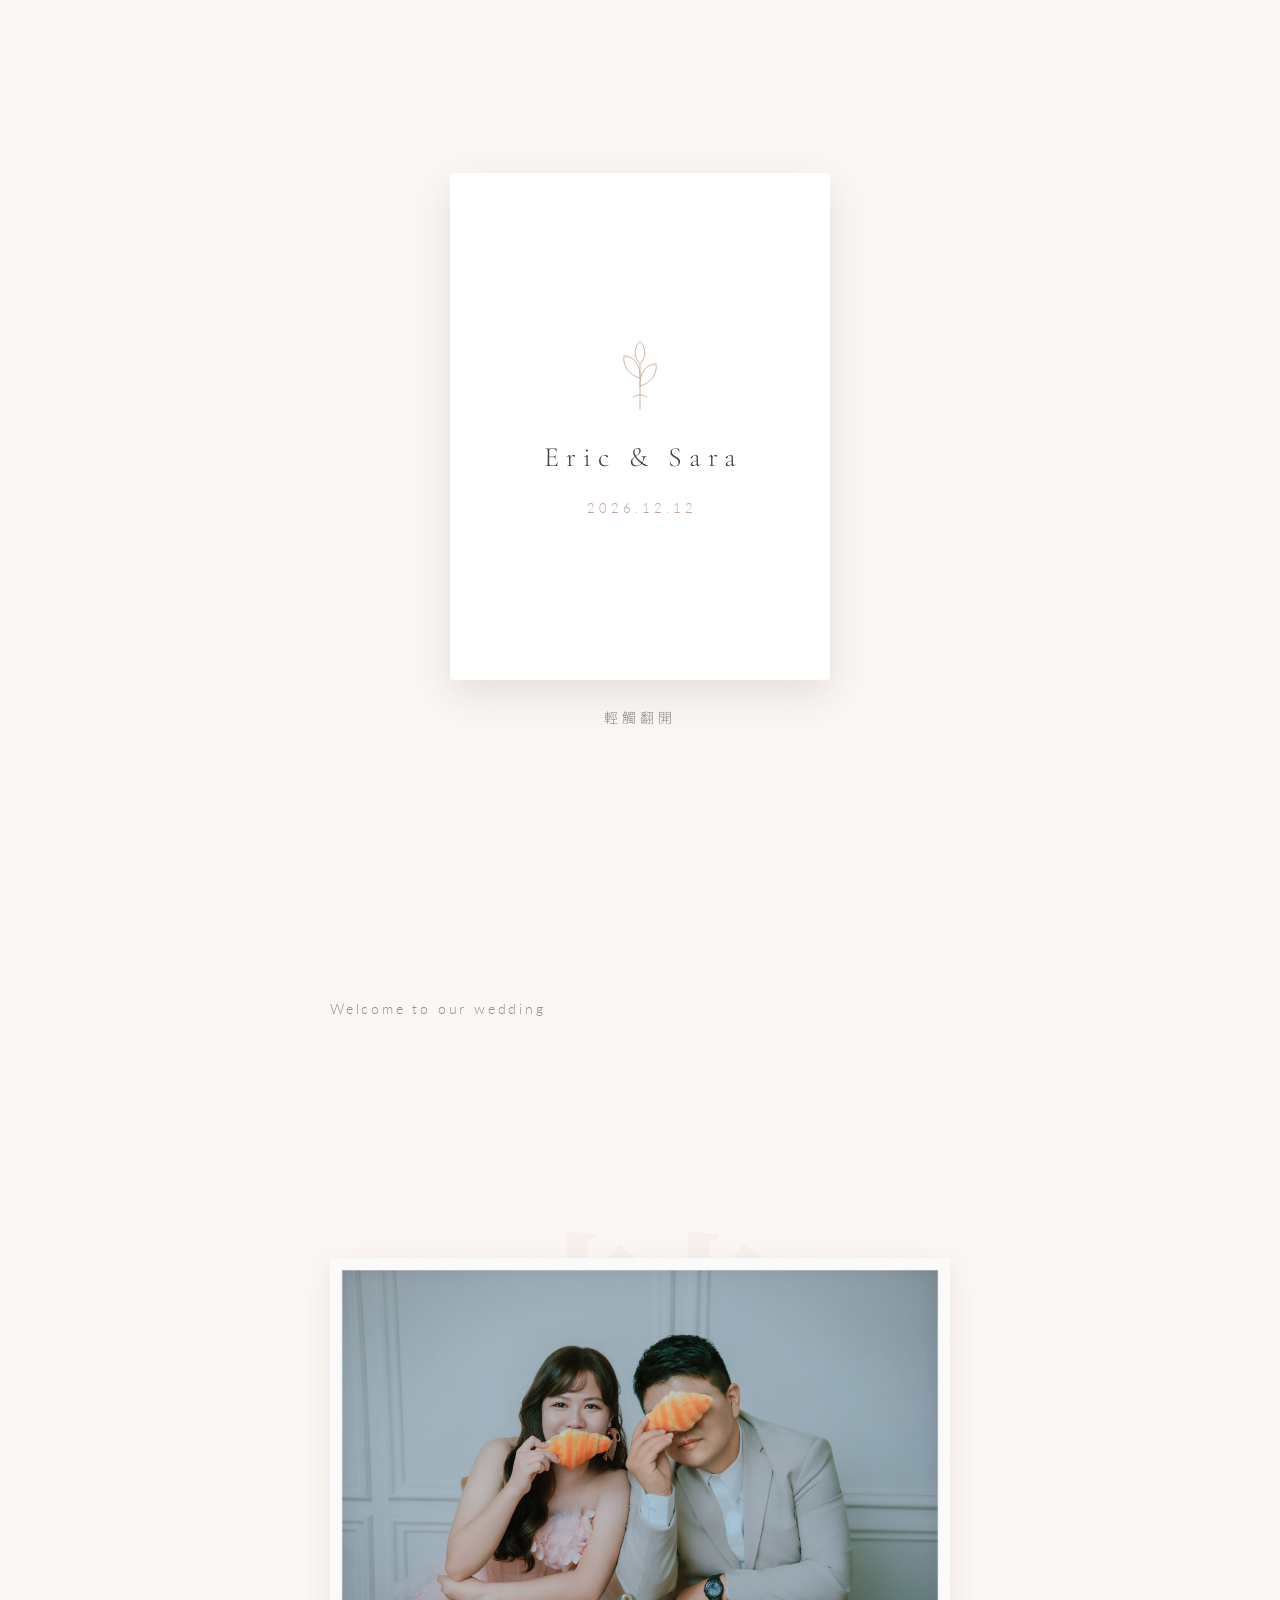
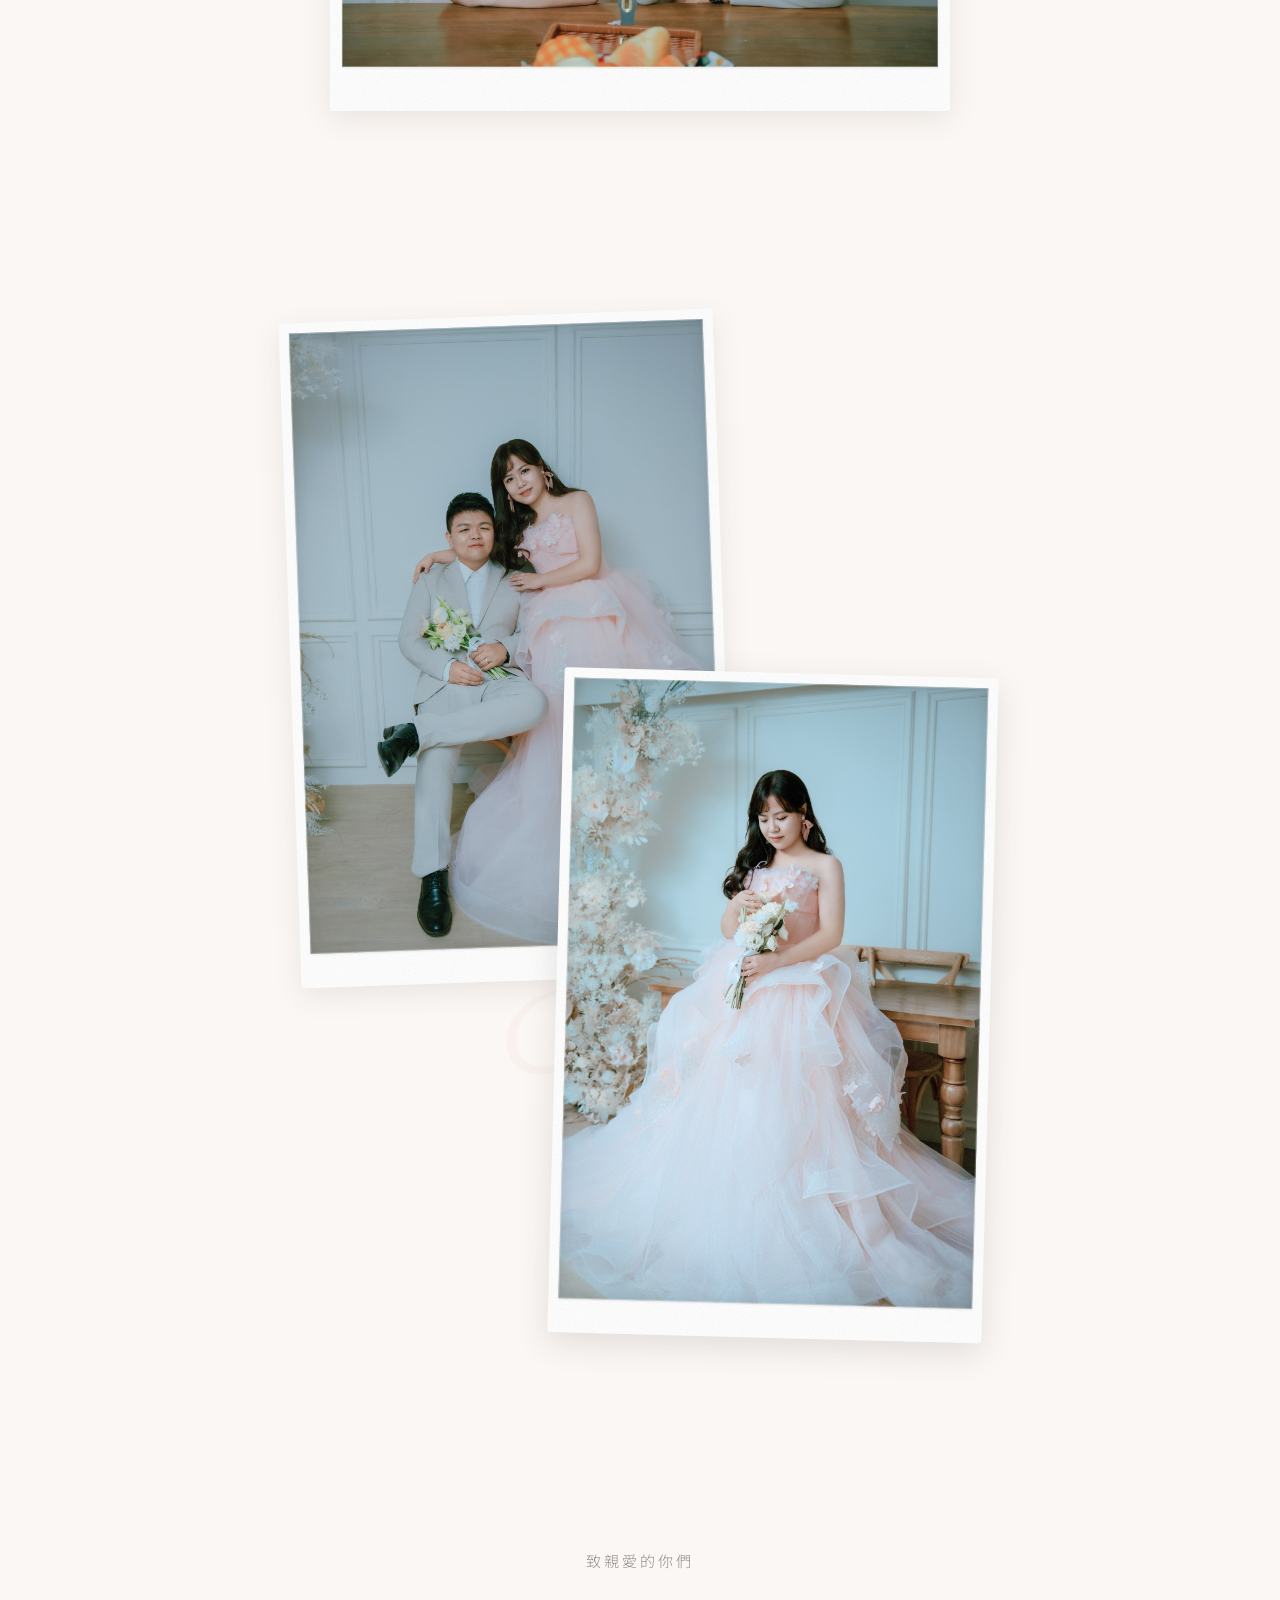
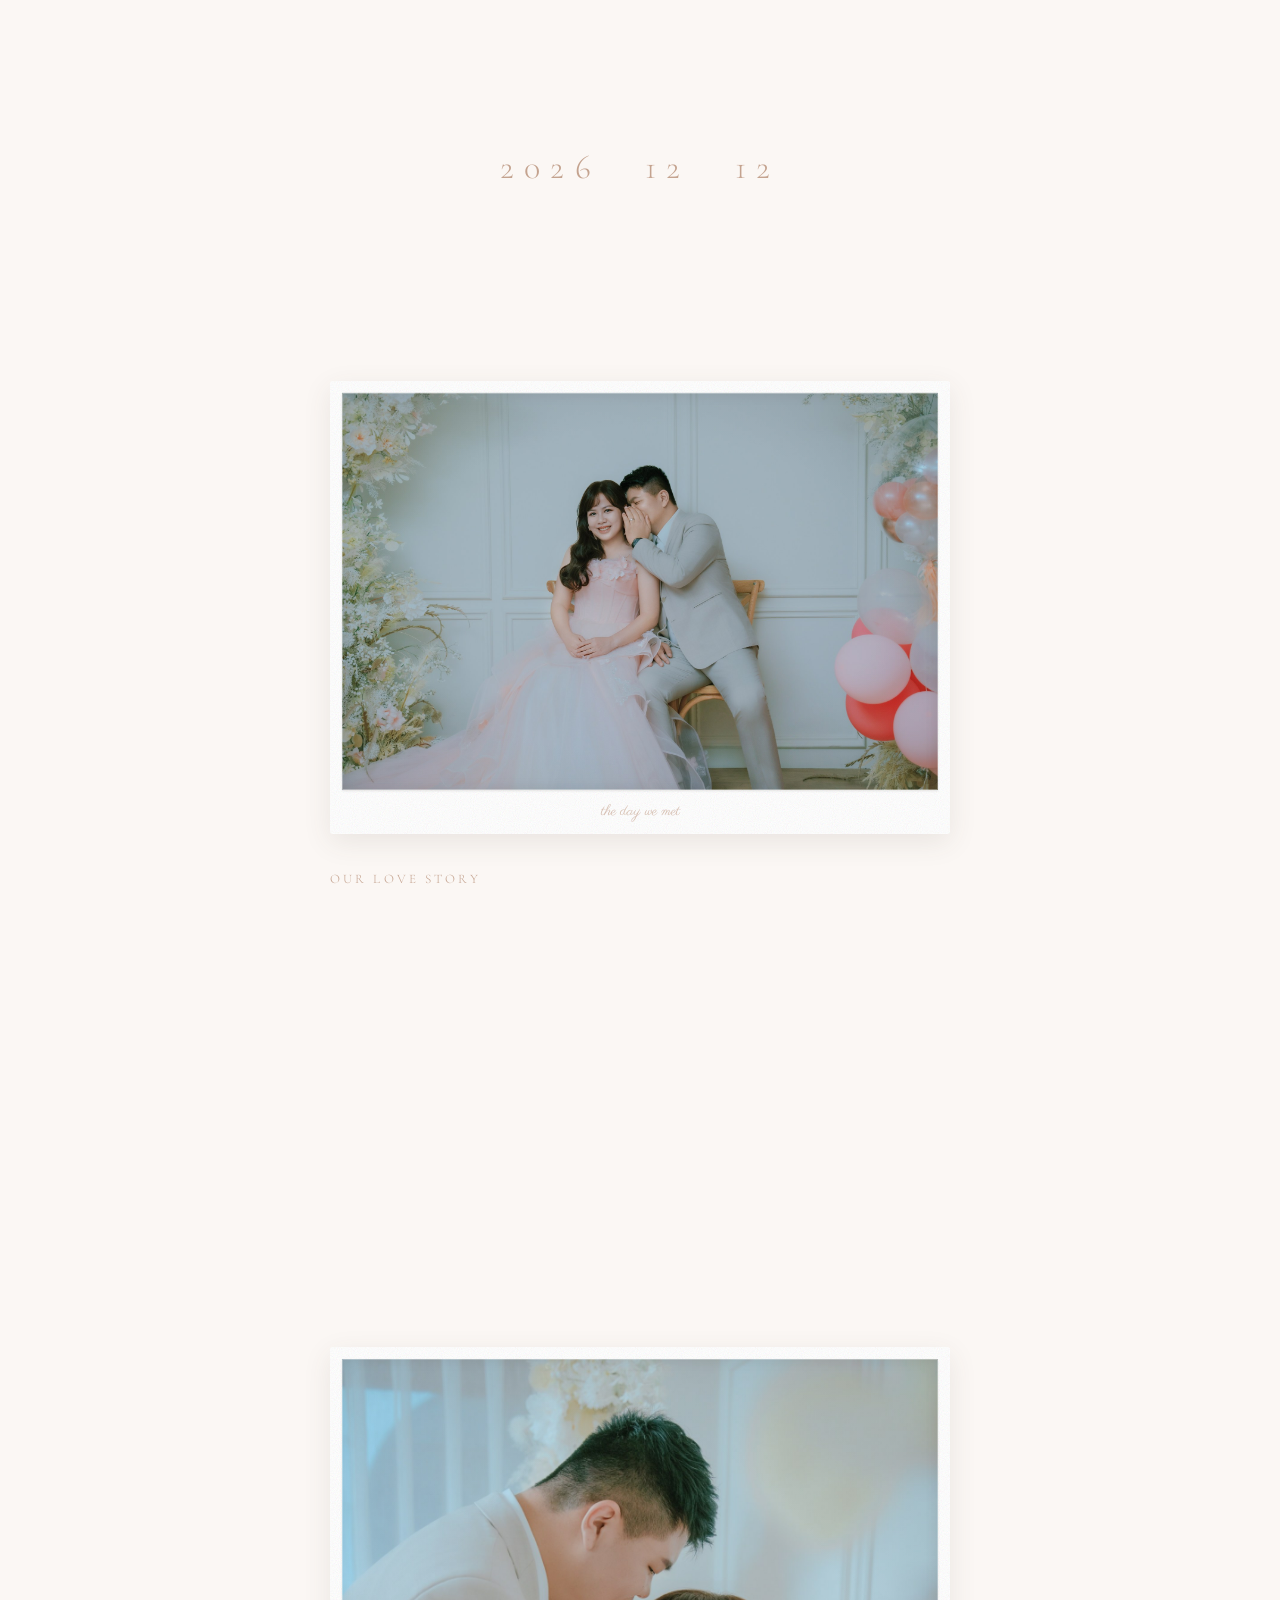
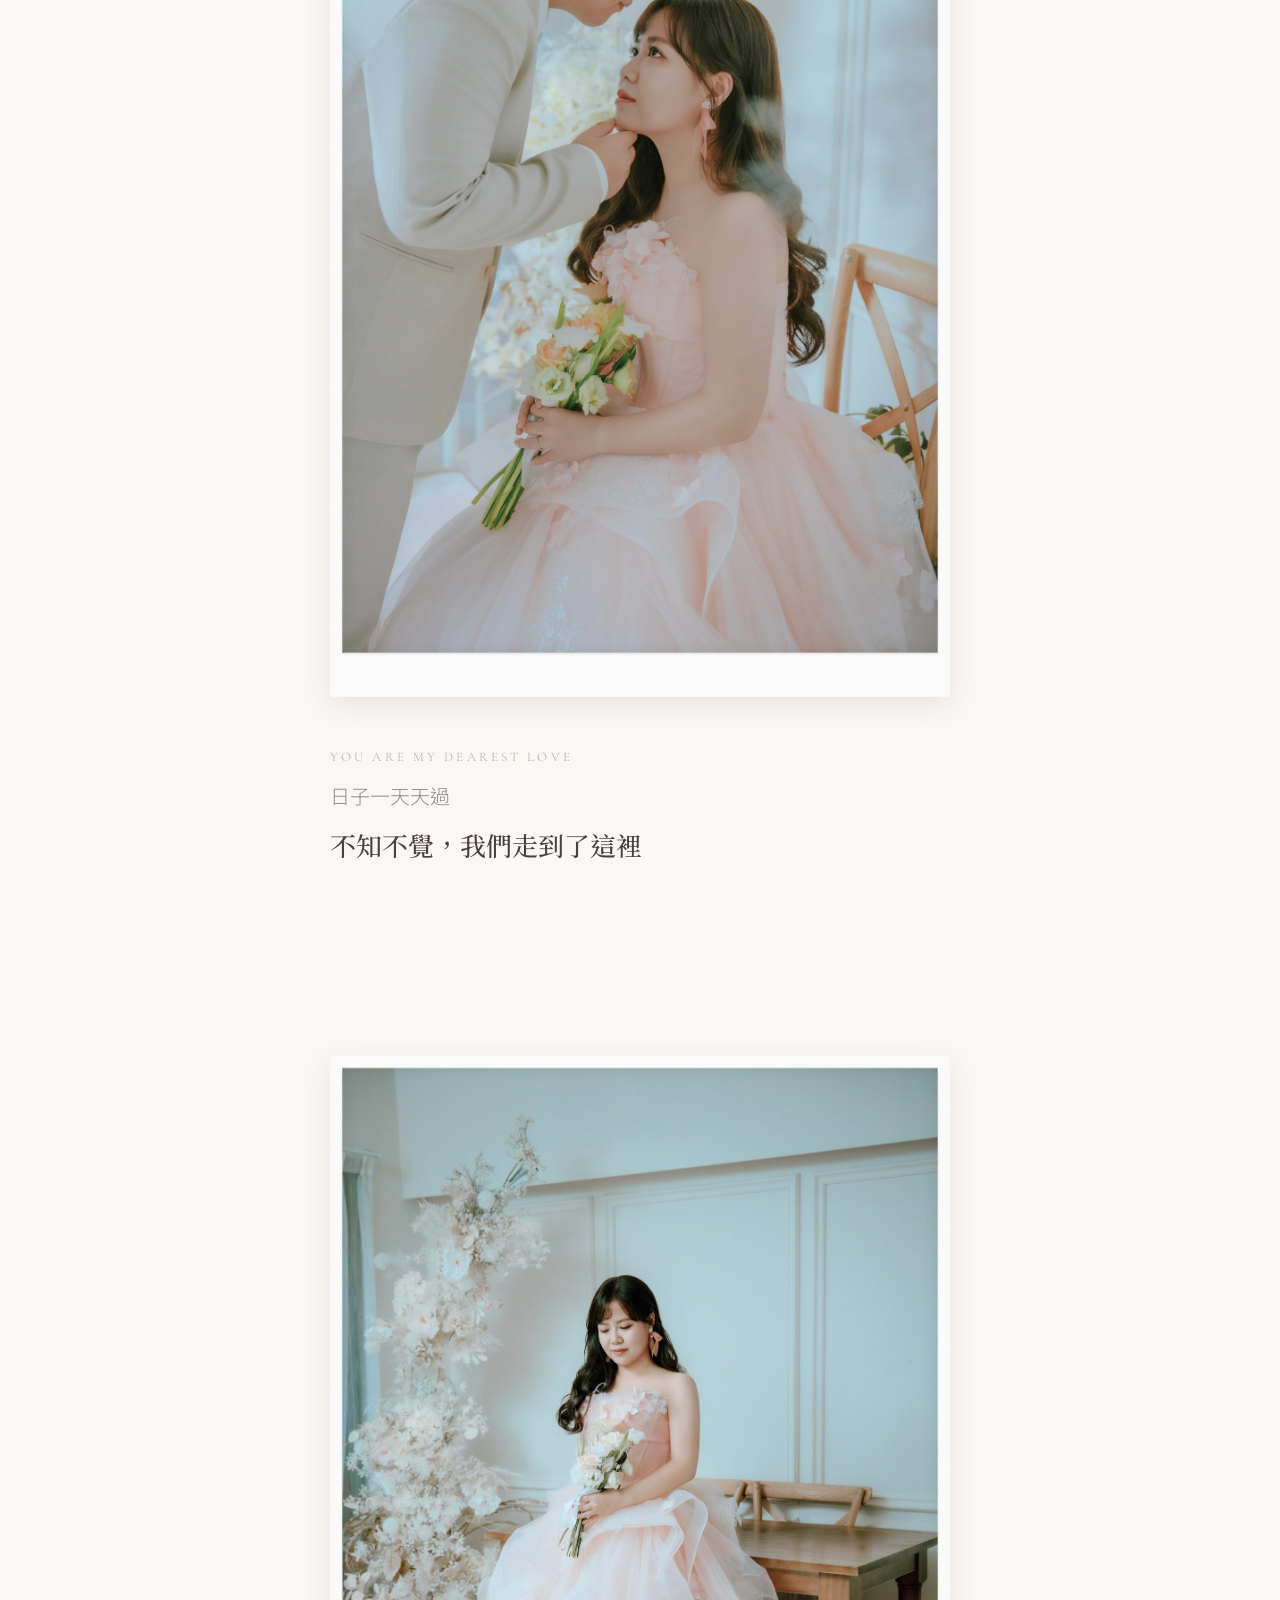
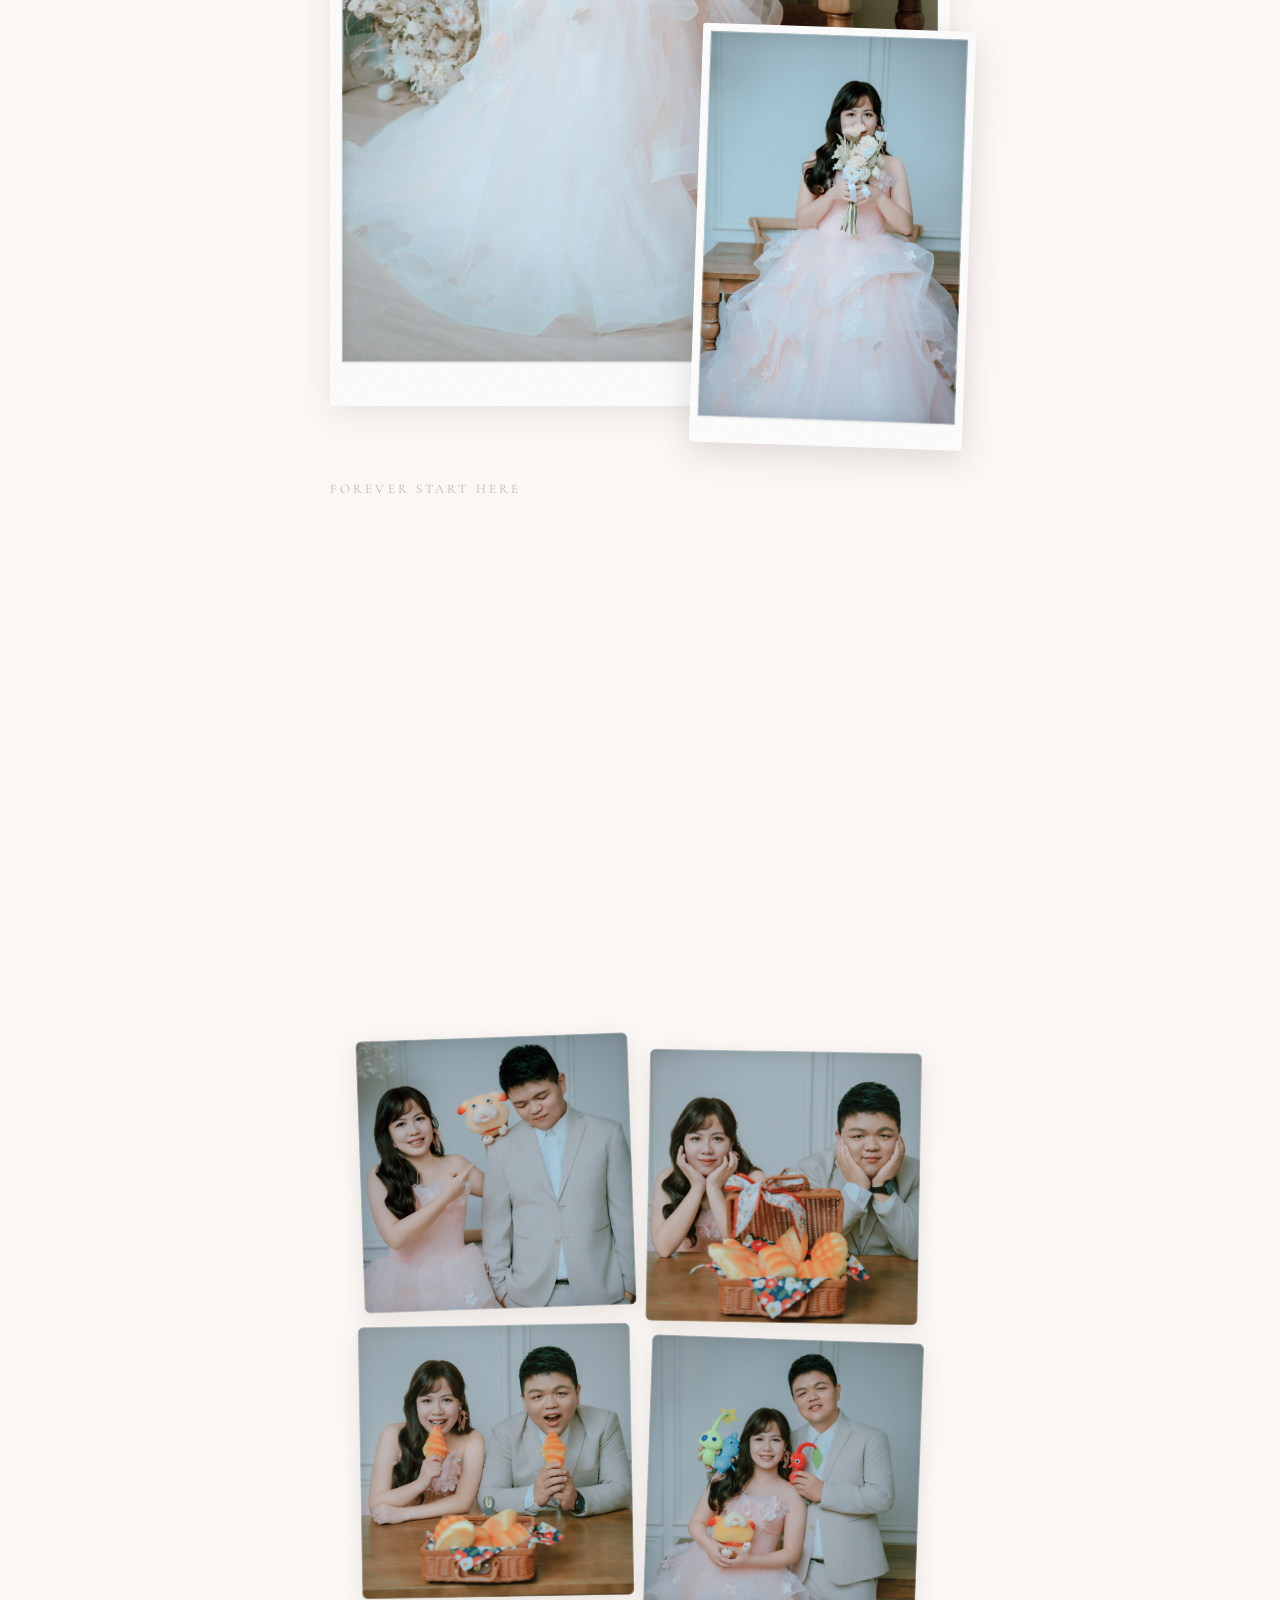
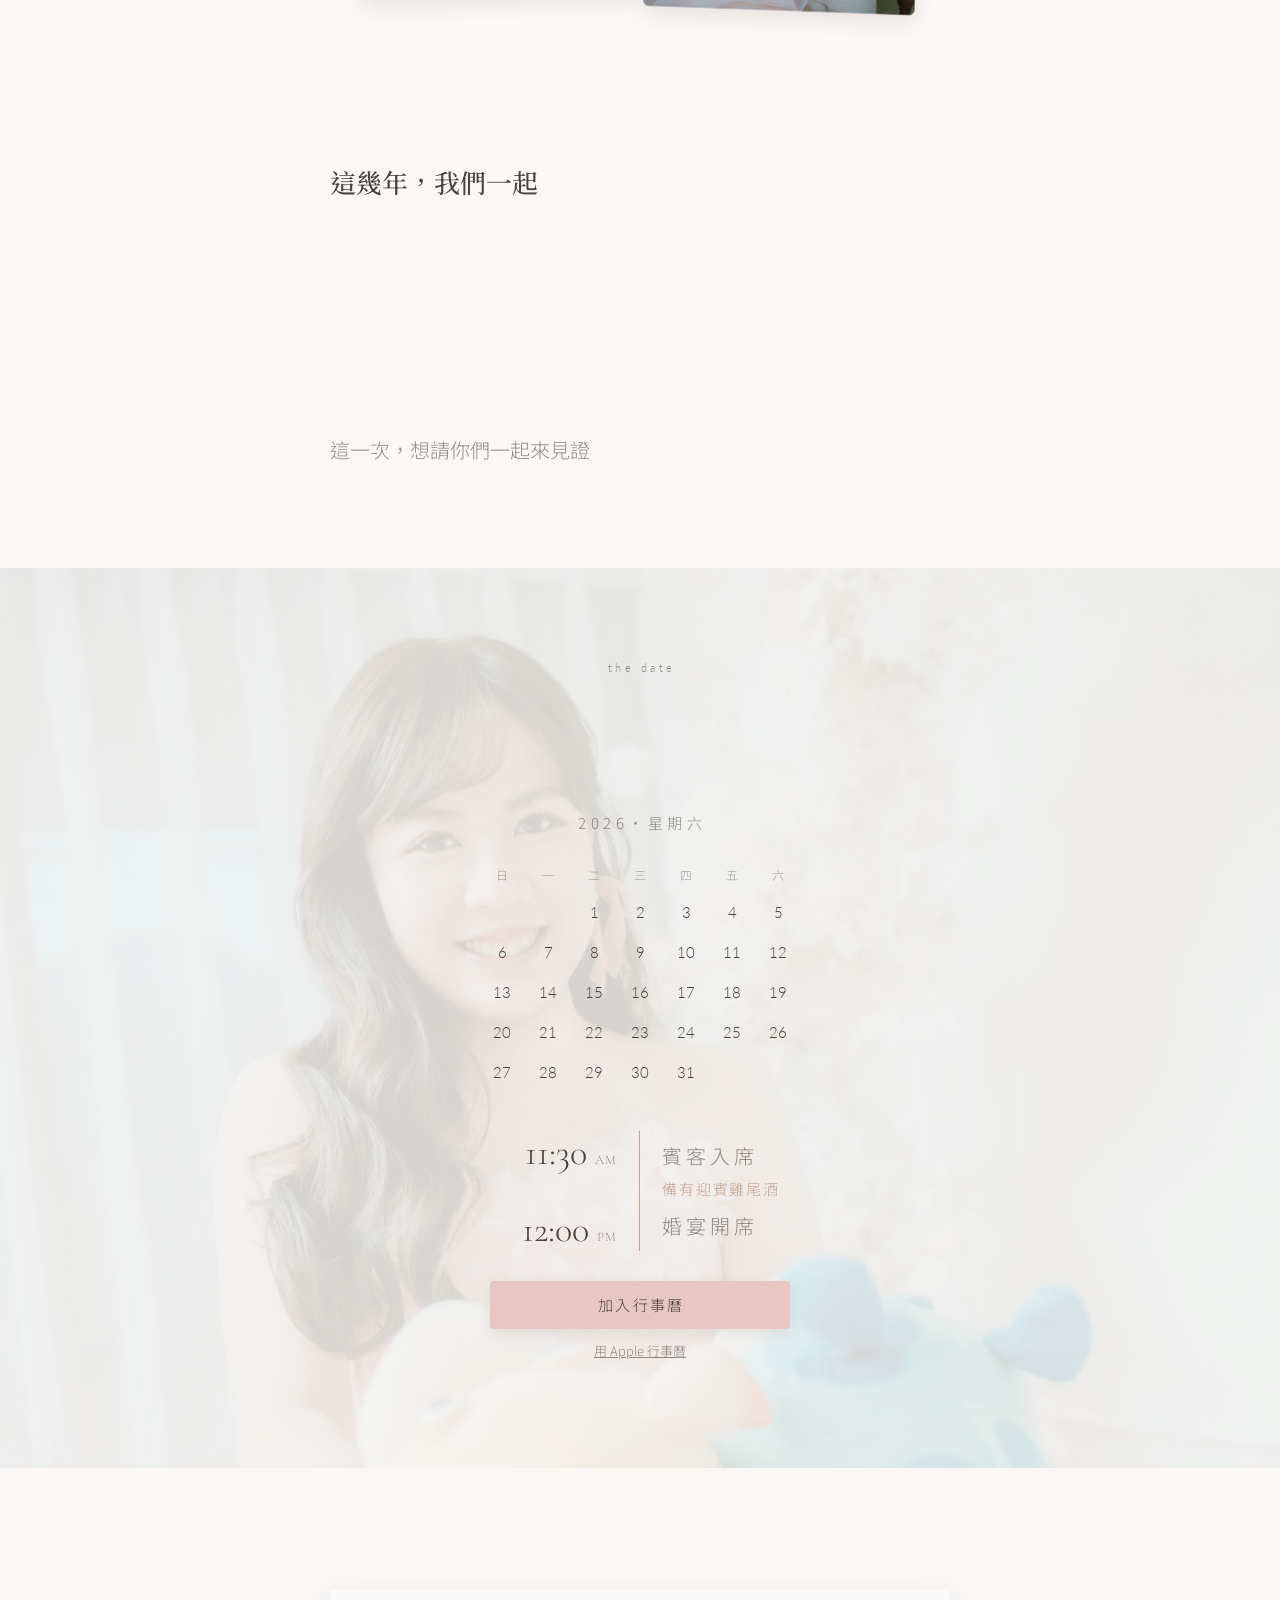
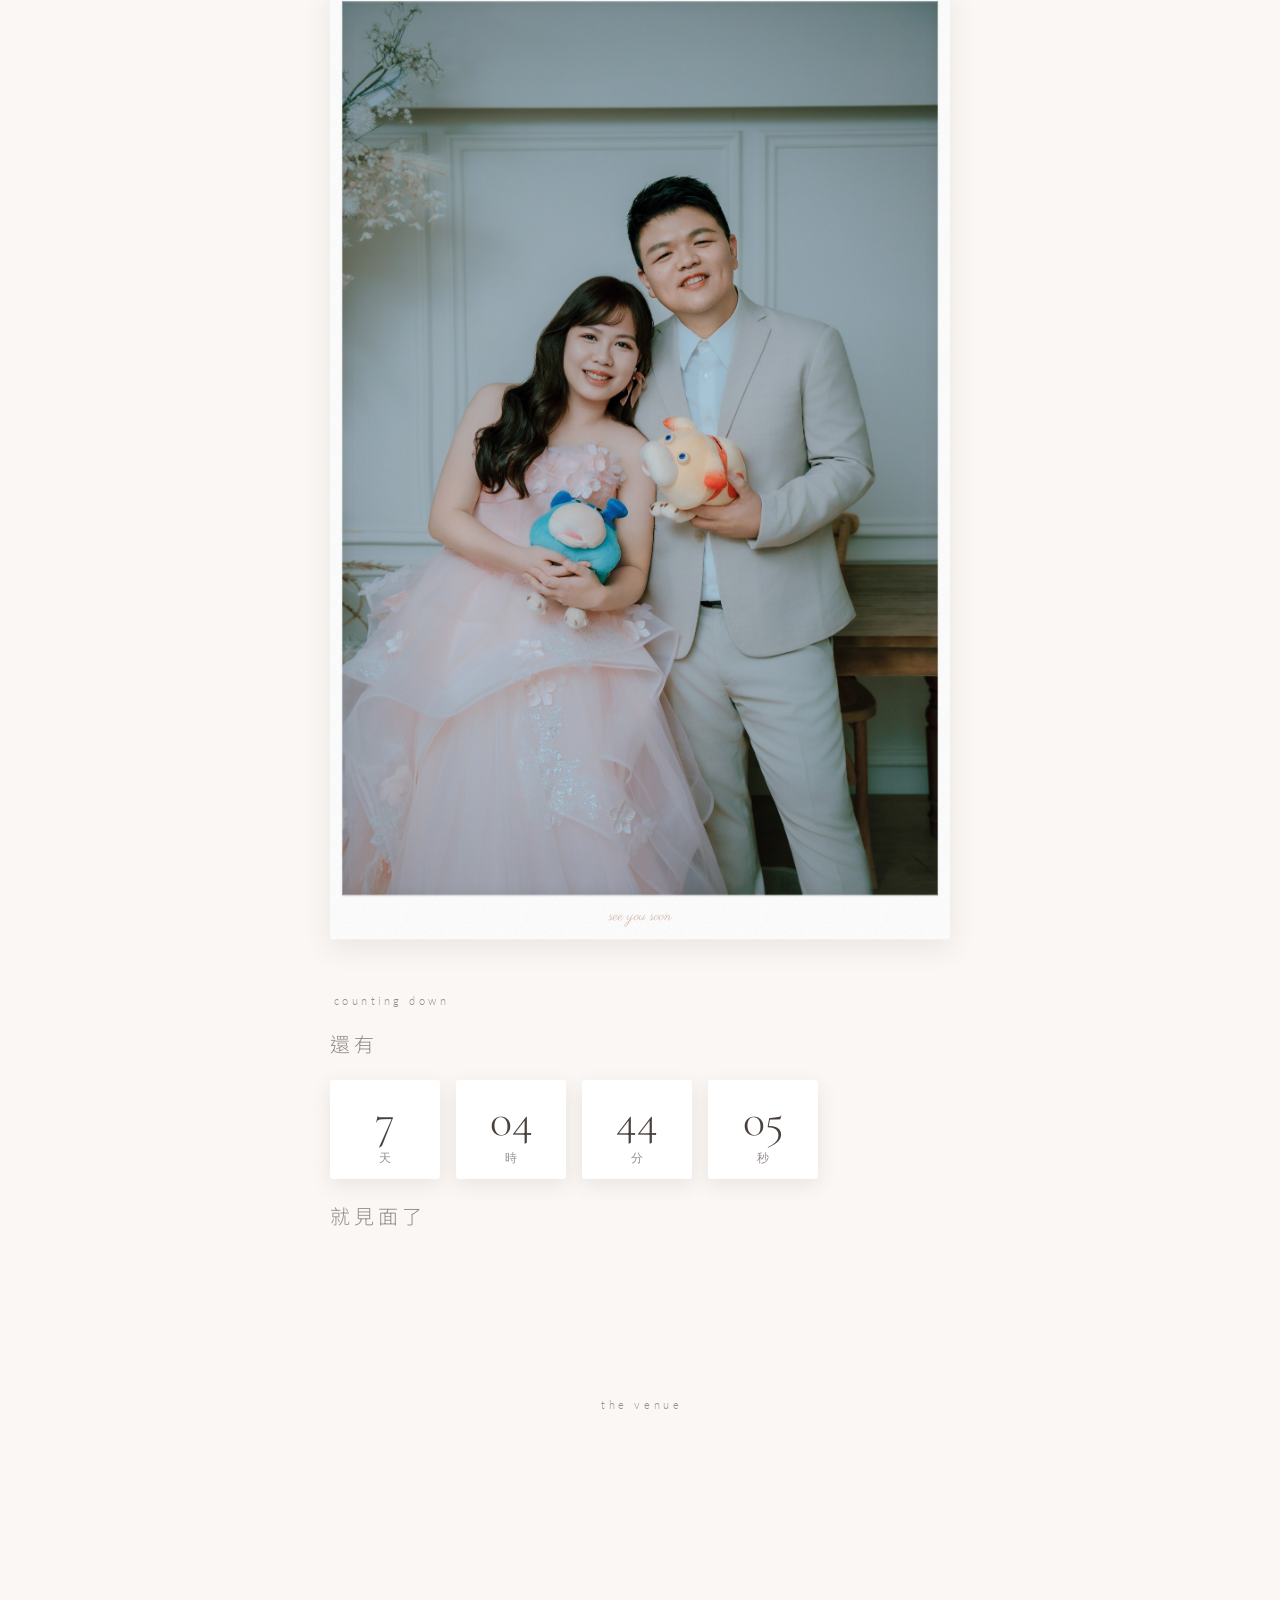
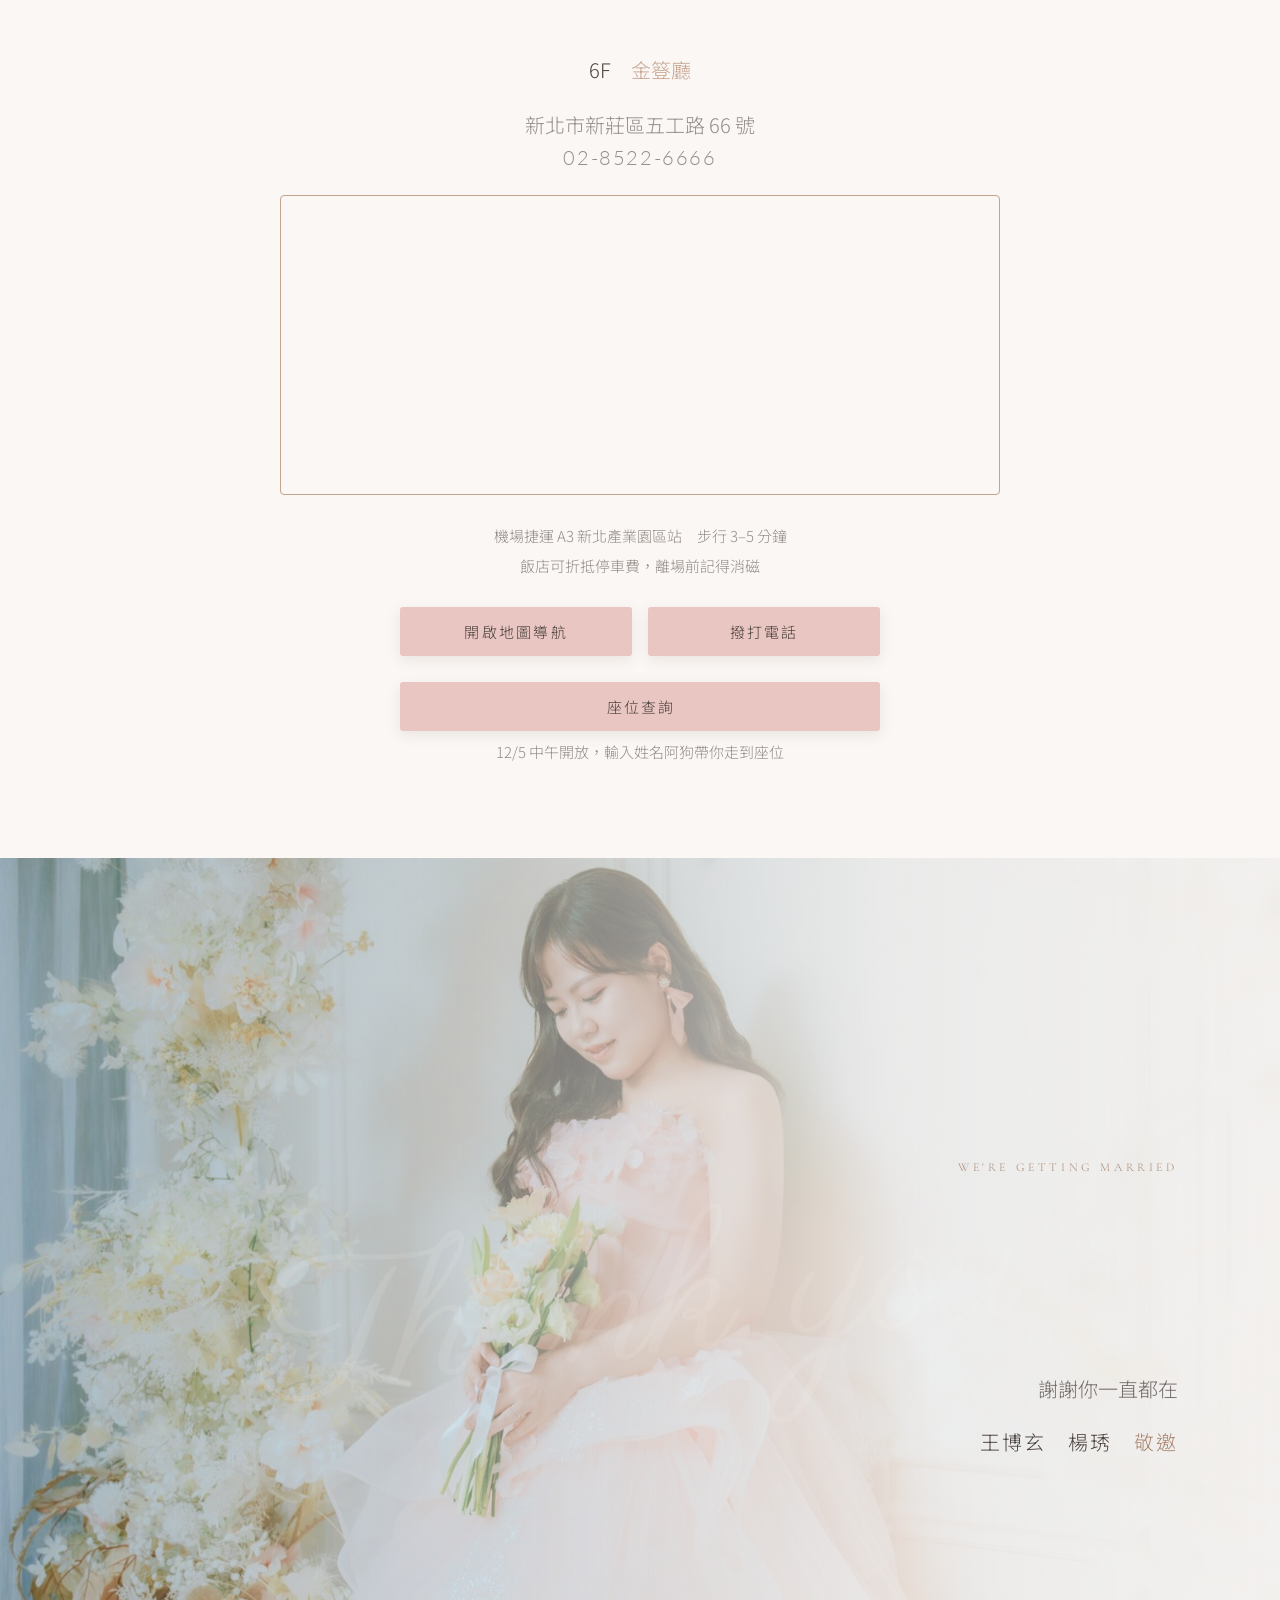
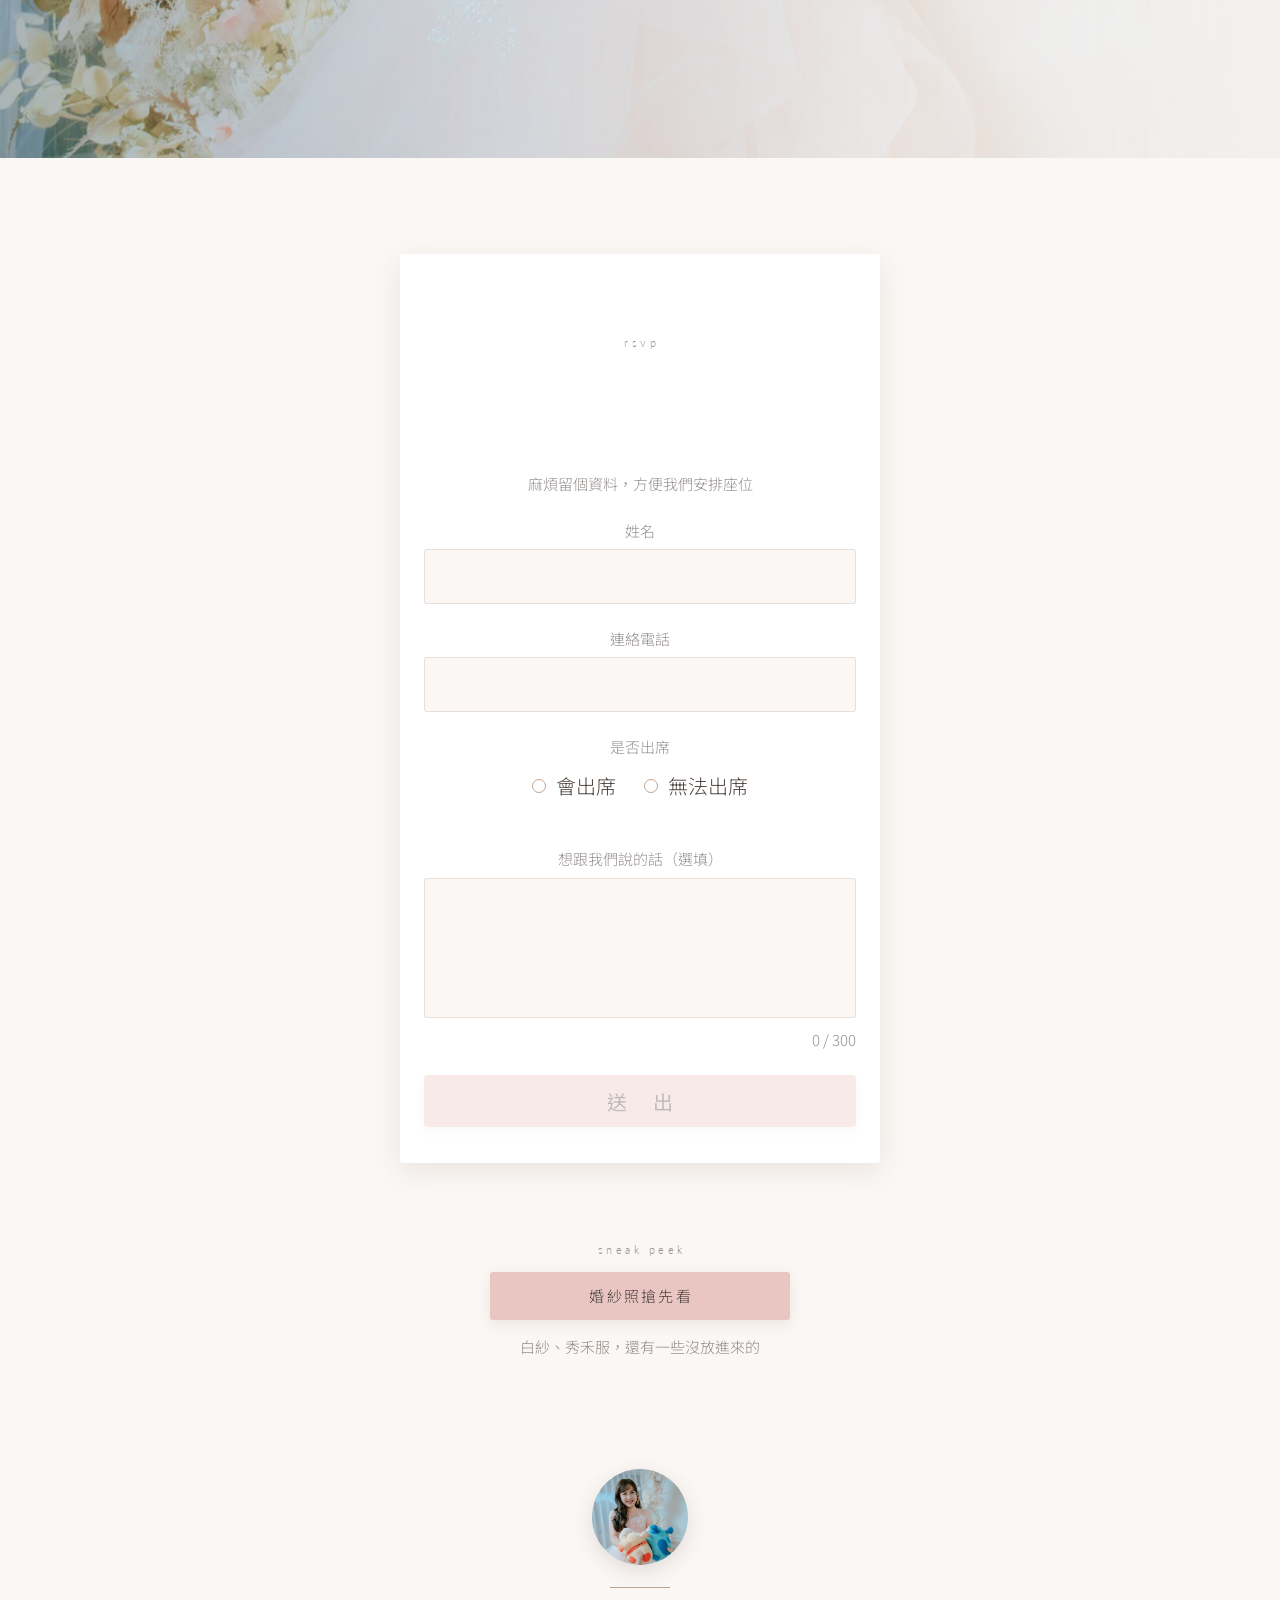
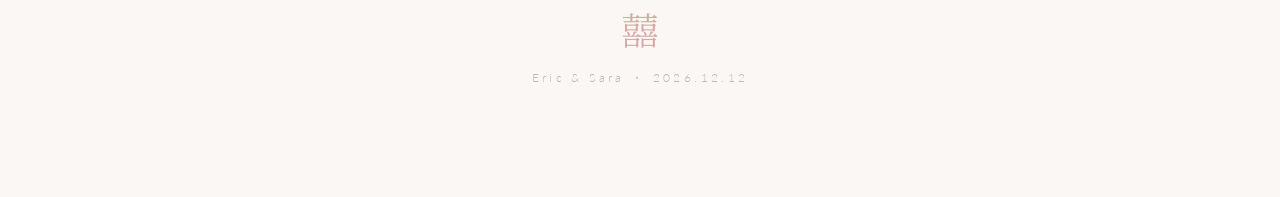
<file: index.html>
<!DOCTYPE html>
<html lang="zh-Hant-TW">
<head>
<meta charset="utf-8">
<meta name="viewport" content="width=device-width, initial-scale=1, viewport-fit=cover">
<title>王博玄 ＆ 楊琇 ・ 2026.12.12</title>
<meta name="description" content="2026 年 12 月 12 日，頤品大飯店 新莊晶冠館 6F 金簦廳。期待與你在婚禮上見～">
<meta name="theme-color" content="#FBF7F4">

<!-- 分享到 LINE / Facebook 時的預覽卡片。
     og:image 必須是完整網址，部署後把下面兩行的網域換成你的正式網址。 -->
<meta property="og:type" content="website">
<meta property="og:title" content="王博玄 ＆ 楊琇 的婚禮邀請">
<meta property="og:description" content="2026.12.12　頤品大飯店 新莊晶冠館　期待與你在婚禮上見～">
<meta property="og:image" content="https://eric-sara.github.io/assets/img/_DSC5877.jpg">
<meta property="og:url" content="https://eric-sara.github.io/">

<link rel="icon" href="data:image/svg+xml,<svg xmlns='http://www.w3.org/2000/svg' viewBox='0 0 100 100'><text y='.9em' font-size='88'>%F0%9F%A4%8D</text></svg>">

<link rel="preconnect" href="https://fonts.googleapis.com">
<link rel="preconnect" href="https://fonts.gstatic.com" crossorigin>
<link href="https://fonts.googleapis.com/css2?family=Cormorant+Garamond:wght@300&family=Lato:wght@300&family=Noto+Sans+TC:wght@300&family=Noto+Serif+TC:wght@300;500&family=Parisienne&display=swap" rel="stylesheet">

<link rel="stylesheet" href="assets/css/app.css">
</head>
<body>

<audio id="bgm" loop playsinline preload="auto" src="assets/audio/bgm.mp3"></audio>

<!-- 飄落花瓣。信封翻開後才由 app.js 啟動；關動畫偏好時整塊不顯示 -->
<canvas id="petals" aria-hidden="true" style="position:fixed;inset:0;z-index:9997;pointer-events:none;opacity:0;transition:opacity 2.4s ease-out;"></canvas>

<!-- 底片顆粒。純靜態的一層噪點，不動，所以不吃效能也不跟其他動畫打架。
     噪點來自 SVG 的 feTurbulence，寫在 app.css 的 #grain。 -->
<div id="grain" aria-hidden="true"></div>

<!-- 音樂開關 -->
<button id="muteBtn" type="button" aria-label="音樂開關" data-press="1" style="position:fixed;right:16px;top:16px;z-index:9998;width:36px;height:36px;border-radius:50%;background:rgba(255,255,255,.85);border:1px solid #C4A38F;display:flex;align-items:center;justify-content:center;cursor:pointer;opacity:0;pointer-events:none;transition:opacity .5s,transform .15s ease;">
  <span id="muteTip" style="position:absolute;right:44px;top:50%;transform:translateY(-50%);white-space:nowrap;font-size:12px;color:#C4A38F;opacity:0;transition:opacity .5s;">可點此關閉音樂</span>
  <svg id="icOn" viewBox="0 0 24 24" width="16" height="16" style="display:block;"><path d="M9 18V5l10-2v12" fill="none" stroke="#C4A38F" stroke-width="1.6"></path><circle cx="7" cy="18" r="2.4" fill="#C4A38F"></circle><circle cx="17" cy="15" r="2.4" fill="#C4A38F"></circle></svg>
  <svg id="icOff" viewBox="0 0 24 24" width="16" height="16" style="display:none;"><path d="M9 18V5l10-2v12" fill="none" stroke="#C4A38F" stroke-width="1.6"></path><circle cx="7" cy="18" r="2.4" fill="#C4A38F"></circle><circle cx="17" cy="15" r="2.4" fill="#C4A38F"></circle><line x1="4" y1="4" x2="20" y2="20" stroke="#C4A38F" stroke-width="1.6"></line></svg>
</button>

<!-- 開場：相本封面。點一下卡片微微抬起，然後放大溶入封面照（純 2D，沒有翻轉） -->
<div id="env" style="position:fixed;inset:0;z-index:9999;background:#FBF7F4;display:flex;flex-direction:column;align-items:center;justify-content:center;gap:28px;cursor:pointer;">
  <div id="cardWrap" style="position:relative;width:min(72vw,380px);aspect-ratio:3/4;animation:cardFloat 1s cubic-bezier(.22,.61,.36,1) both;transition:transform .55s ease-out;">
    <div id="albumCard" style="position:absolute;inset:0;">
      <div style="position:absolute;inset:0;background:#FFFFFF;border-radius:4px;box-shadow:0 14px 40px rgba(74,64,60,.13);display:flex;flex-direction:column;align-items:center;justify-content:center;gap:26px;">
        <svg viewBox="0 0 80 96" style="width:64px;height:78px;display:block;animation:softIn .8s ease-out .5s both;"><path d="M40 92 V34" stroke="#C4A38F" stroke-width="1" fill="none" stroke-dasharray="400" style="animation:drawLine 1.4s ease-out .5s both;"></path><path d="M40 52 C 26 48, 18 36, 20 24 C 33 25, 41 36, 40 52 Z" stroke="#C4A38F" stroke-width="1" fill="none" stroke-dasharray="400" style="animation:drawLine 1.4s ease-out .5s both;"></path><path d="M40 62 C 54 58, 62 46, 60 34 C 47 35, 39 46, 40 62 Z" stroke="#C4A38F" stroke-width="1" fill="none" stroke-dasharray="400" style="animation:drawLine 1.4s ease-out .5s both;"></path><path d="M40 34 C 32 26, 32 14, 40 6 C 48 14, 48 26, 40 34 Z" stroke="#C4A38F" stroke-width="1" fill="none" stroke-dasharray="400" style="animation:drawLine 1.4s ease-out .5s both;"></path><path d="M31 76 C 36 72, 44 72, 49 76" stroke="#C4A38F" stroke-width="1" fill="none" stroke-dasharray="400" style="animation:drawLine 1.4s ease-out .5s both;"></path></svg>
        <div style="font-family:'Cormorant Garamond',serif;font-weight:300;font-size:clamp(20px,5vw,28px);letter-spacing:.24em;text-indent:.24em;color:#4A403C;animation:softIn .8s ease-out .8s both;">Eric &amp; Sara</div>
        <div style="font-family:'Lato',sans-serif;font-weight:300;font-size:13px;letter-spacing:.3em;text-indent:.3em;color:#C4A38F;animation:softIn .8s ease-out 1.1s both;">2026.12.12</div>
      </div>
    </div>
  </div>
  <div id="introTxt" style="font-size:14px;letter-spacing:.3em;color:rgba(74,64,60,.58);animation:softIn .8s ease-out 1.6s both,introBreathe 2.4s ease-in-out 2.4s infinite;transition:opacity .4s;">輕觸翻開</div>
</div>

<!-- 右上角捷徑，排在音樂鈕（top 16px、36px 寬）正下方：先「回覆」再「資訊」。
     right:8px 是讓 52px 的按鈕跟 36px 的音樂鈕中線對齊。
     原本放右下角，但 Netlify 免費方案會在右下角硬塞「Powered by Netlify」徽章、不能關，所以搬上來 -->
<button id="rsvpJumpBtn" type="button" aria-label="跳到出席回覆" style="position:fixed;right:8px;top:66px;z-index:9998;width:52px;height:52px;border-radius:50%;background:#FBF7F4;border:1px solid #E9C6C2;box-shadow:0 6px 20px rgba(74,64,60,.14);display:flex;align-items:center;justify-content:center;cursor:pointer;opacity:0;pointer-events:none;transform:translateY(-8px);transition:opacity .4s,transform .4s;">
  <span style="writing-mode:vertical-rl;text-orientation:upright;font-family:'Noto Sans TC',sans-serif;font-weight:300;font-size:13px;color:#4A403C;letter-spacing:.1em;">回覆</span>
</button>
<!-- 跳到時間地點。「回覆」收起來時會往上補位 -->
<button id="jumpBtn" type="button" aria-label="跳到時間地點" style="position:fixed;right:8px;top:130px;z-index:9998;width:52px;height:52px;border-radius:50%;background:#E9C6C2;border:none;box-shadow:0 6px 20px rgba(74,64,60,.14);display:flex;align-items:center;justify-content:center;cursor:pointer;opacity:0;pointer-events:none;transform:translateY(-8px);transition:opacity .4s,transform .4s,top .4s ease;">
  <span style="writing-mode:vertical-rl;text-orientation:upright;font-family:'Noto Sans TC',sans-serif;font-weight:300;font-size:13px;color:#4A403C;letter-spacing:.1em;">資訊</span>
</button>

<div id="page" style="width:100%;background:#FBF7F4;">

  <!-- ══ 01 封面 ══ -->
  <section data-screen-label="01 封面" style="width:100%;min-height:100svh;position:relative;display:flex;align-items:flex-end;justify-content:center;overflow:hidden;">
    <!-- data-plx 這層負責視差位移，裡面的 <img> 負責 Ken Burns 推近，兩個 transform 才不會打架。
         外層刻意做成 120% 高、上緣 -10%，位移時才不會露出底色。 -->
    <div data-plx="1" style="position:absolute;left:0;right:0;top:-10%;height:120%;overflow:hidden;z-index:0;">
      <img id="coverImg" src="assets/img/_DSC5877.jpg" alt="封面" data-noreveal="1" data-bleed="1" style="position:absolute;inset:0;width:100%;height:100%;object-fit:cover;object-position:50% 16%;opacity:0;transform:scale(1.05);">
    </div>
    <!-- 由下往上的漸層。新娘站在畫面右側，文字原本壓在她的頭髮上很難讀，
         改成落在下半部的紗裙（大片淺粉、最均勻），再用這層把底色壓乾淨。 -->
    <div style="position:absolute;inset:0;z-index:1;pointer-events:none;background:linear-gradient(to top,rgba(251,247,244,.94) 0%,rgba(251,247,244,.9) 30%,rgba(251,247,244,.82) 48%,rgba(251,247,244,.5) 64%,rgba(251,247,244,.18) 82%,rgba(251,247,244,0) 100%);"></div>
    <div data-rv="1" style="position:relative;z-index:2;text-align:center;display:flex;flex-direction:column;gap:20px;align-items:center;padding:0 24px 104px;">
      <!-- 金色、玫瑰色都用色票裡深一階的版本，淺色字疊在淺色照片上會看不清楚 -->
      <div style="font-family:'Parisienne',cursive;font-size:clamp(26px,7vw,40px);color:var(--c-gold-dk);line-height:1;">save the date</div>
      <div data-track="1" style="font-family:'Noto Serif TC',serif;font-weight:300;font-size:var(--t-title);letter-spacing:.16em;text-indent:.16em;line-height:1.6;color:#4A403C;">王博玄　Eric<br>楊　琇　Sara</div>
      <div style="font-family:'Cormorant Garamond',serif;font-weight:300;font-size:clamp(20px,5vw,32px);letter-spacing:.35em;text-indent:.35em;color:var(--c-rose-dk);">2 0 2 6 . 1 2 . 1 2</div>
      <div style="font-size:var(--t-body);color:rgba(74,64,60,.75);">這一天我們決定把日常過成一輩子</div>
    </div>
    <div style="position:absolute;left:50%;bottom:26px;z-index:2;width:1px;height:34px;background:var(--c-gold-dk);animation:hintFloat 2.4s ease-in-out infinite;"></div>
  </section>

  <!-- ══ 02 好久不見 ══ -->
  <section data-screen-label="02 好久不見" style="width:100%;position:relative;display:flex;flex-direction:column;align-items:center;gap:30px;padding:100px 0 72px;overflow:hidden;">
    <div style="position:absolute;top:50%;left:50%;transform:translate(-50%,-50%);font-family:'Noto Serif TC',serif;font-weight:500;font-size:clamp(140px,40vw,280px);color:#E9C6C2;opacity:.12;line-height:1;pointer-events:none;">囍</div>
    <div data-rv="1" style="width:min(86vw,620px);display:flex;flex-direction:column;gap:12px;position:relative;z-index:2;">
      <div style="font-family:'Lato',sans-serif;font-weight:300;font-size:14px;letter-spacing:.2em;color:rgba(74,64,60,.58);">Welcome to our wedding</div>
      <div data-track="1" style="font-family:'Noto Serif TC',serif;font-weight:500;font-size:var(--t-title);color:#4A403C;">好久不見　<span style="white-space:nowrap;">婚禮見～</span></div>
    </div>
    <!-- data-paper = 白框上鋪相紙紋理；照片區的暗角和邊緣由 [data-mplx]::after 畫，範圍跟著 --photo-inset（預設 12px 12px 44px） -->
    <div data-rv="card" data-mplx="1" data-paper="1" style="width:min(86vw,620px);background:#FFFFFF;padding:12px 12px 44px;border-radius:3px;box-shadow:0 8px 28px rgba(74,64,60,.10);position:relative;z-index:2;">
      <img src="assets/img/_DSC5780.jpg" alt="" loading="lazy" style="width:100%;display:block;">
    </div>
  </section>

  <div style="width:100%;display:flex;justify-content:center;padding:26px 0;"><svg data-sline="1" viewBox="0 0 320 24" style="width:min(60vw,320px);height:24px;display:block;"><path d="M2 12 C 60 2, 120 22, 160 12 S 260 2, 318 12" stroke="#C4A38F" stroke-width="1" fill="none"></path></svg></div>

  <!-- ══ 03 關於我們 ══ -->
  <section data-screen-label="03 關於我們" style="width:100%;position:relative;display:flex;flex-direction:column;align-items:center;gap:44px;padding:48px 0 72px;overflow:hidden;">
    <div data-wm="1" style="position:absolute;inset:0;display:flex;align-items:center;justify-content:center;pointer-events:none;z-index:0;"><span style="font-family:'Parisienne',cursive;font-size:clamp(90px,26vw,190px);color:#E9C6C2;opacity:.1;transform:rotate(-6deg);line-height:1;">Us</span></div>
    <div data-rv="1" style="width:min(92vw,700px);position:relative;height:0;padding-bottom:min(150vw,1080px);">
      <!-- 後面那張走得慢、前面那張走得快，疊在一起就有前後距離 -->
      <div data-mplx=".7" data-paper="1" style="--photo-inset:10px 10px 34px;position:absolute;left:0;top:0;width:62%;background:#FFFFFF;padding:10px 10px 34px;border-radius:3px;box-shadow:0 8px 28px rgba(74,64,60,.10);transform:rotate(-2deg);">
        <img src="assets/img/_DSC5844.jpg" alt="" loading="lazy" style="width:100%;display:block;">
      </div>
      <div data-mplx="1.7" data-paper="1" style="--photo-inset:10px 10px 34px;position:absolute;right:0;top:34%;width:62%;background:#FFFFFF;padding:10px 10px 34px;border-radius:3px;box-shadow:0 10px 32px rgba(74,64,60,.14);transform:rotate(1.5deg);">
        <img src="assets/img/_DSC5632.jpg" alt="" loading="lazy" style="width:100%;display:block;">
      </div>
    </div>
    <div data-rv="1" style="width:min(86vw,620px);text-align:center;display:flex;flex-direction:column;gap:22px;">
      <p data-lines="1" style="font-family:'Noto Serif TC',serif;font-size:var(--t-body);line-height:2.2;color:#4A403C;">這不是一場盛大的宣告<br>而是一個想與你分享的好消息</p>
      <div style="font-size:var(--t-small);letter-spacing:.2em;color:rgba(74,64,60,.58);">致親愛的你們</div>
      <p data-lines="1" style="font-size:var(--t-body);line-height:2.2;color:rgba(74,64,60,.58);">在人生的重要時刻<br>我們決定牽起彼此的手<br>走向下一段旅程</p>
      <div style="font-family:'Cormorant Garamond',serif;font-weight:300;font-size:clamp(22px,5.5vw,34px);letter-spacing:.3em;color:#C4A38F;">2026　12　12</div>
    </div>
  </section>

  <div style="width:100%;display:flex;justify-content:center;padding:26px 0;"><svg data-sline="1" viewBox="0 0 320 24" style="width:min(60vw,320px);height:24px;display:block;"><path d="M2 12 C 60 2, 120 22, 160 12 S 260 2, 318 12" stroke="#C4A38F" stroke-width="1" fill="none"></path></svg></div>

  <!-- ══ 04 相遇 ══ -->
  <section data-screen-label="04 相遇" style="width:100%;display:flex;flex-direction:column;align-items:center;gap:34px;padding:48px 0 72px;">
    <div data-rv="card" data-mplx="1" data-paper="1" style="width:min(86vw,620px);background:#FFFFFF;padding:12px 12px 44px;border-radius:3px;box-shadow:0 8px 28px rgba(74,64,60,.10);position:relative;">
      <img src="assets/img/_DSC5802.jpg" alt="" loading="lazy" style="width:100%;display:block;">
      <div style="position:absolute;left:0;right:0;bottom:12px;text-align:center;font-family:'Parisienne',cursive;font-size:15px;color:rgba(196,163,143,.7);">the day we met</div>
    </div>
    <div data-rv="1" style="width:min(86vw,620px);display:flex;flex-direction:column;gap:18px;">
      <div style="font-family:'Cormorant Garamond',serif;font-weight:300;font-size:13px;letter-spacing:.24em;color:#C4A38F;">OUR LOVE STORY</div>
      <div data-track="1" style="font-family:'Noto Serif TC',serif;font-weight:500;font-size:var(--t-title);letter-spacing:.3em;color:#4A403C;">相　遇</div>
      <p data-lines="1" style="font-size:var(--t-body);line-height:2.2;color:rgba(74,64,60,.58);">午休結束，往回走的路上<br>眼角餘光掃過角落<br>妳就在那裡</p>
    </div>
  </section>

  <div style="width:100%;display:flex;justify-content:center;padding:26px 0;"><svg data-sline="1" viewBox="0 0 320 24" style="width:min(60vw,320px);height:24px;display:block;"><path d="M2 12 C 60 2, 120 22, 160 12 S 260 2, 318 12" stroke="#C4A38F" stroke-width="1" fill="none"></path></svg></div>

  <!-- ══ 05 相愛 ══ -->
  <section data-screen-label="05 相愛" style="width:100%;position:relative;display:flex;flex-direction:column;align-items:center;gap:28px;padding:48px 0 72px;overflow:hidden;">
    <div data-wm="1" style="position:absolute;inset:0;display:flex;align-items:center;justify-content:center;pointer-events:none;z-index:0;"><span style="font-family:'Parisienne',cursive;font-size:clamp(90px,26vw,190px);color:#E9C6C2;opacity:.1;transform:rotate(-6deg);line-height:1;">Always</span></div>
    <div data-rv="card" data-mplx="1" data-paper="1" style="width:min(86vw,620px);background:#FFFFFF;padding:12px 12px 44px;border-radius:3px;box-shadow:0 8px 28px rgba(74,64,60,.10);">
      <img src="assets/img/_DSC5835.jpg" alt="" loading="lazy" style="width:100%;display:block;">
    </div>
    <div data-rv="1" style="width:min(86vw,620px);display:flex;flex-direction:column;gap:16px;padding-top:16px;">
      <div style="font-family:'Cormorant Garamond',serif;font-weight:300;font-size:13px;letter-spacing:.24em;color:#C4A38F;">YOU ARE MY DEAREST LOVE</div>
      <div style="font-size:var(--t-body);color:rgba(74,64,60,.58);">日子一天天過</div>
      <div style="font-family:'Noto Serif TC',serif;font-weight:500;font-size:var(--t-lead);color:#4A403C;">不知不覺，我們走到了這裡</div>
    </div>
  </section>

  <div style="width:100%;display:flex;justify-content:center;padding:26px 0;"><svg data-sline="1" viewBox="0 0 320 24" style="width:min(60vw,320px);height:24px;display:block;"><path d="M2 12 C 60 2, 120 22, 160 12 S 260 2, 318 12" stroke="#C4A38F" stroke-width="1" fill="none"></path></svg></div>

  <!-- ══ 06 相守 ══ -->
  <section data-screen-label="06 相守" style="width:100%;position:relative;display:flex;flex-direction:column;align-items:center;gap:40px;padding:48px 0 72px;overflow:hidden;">
    <div data-wm="1" style="position:absolute;inset:0;display:flex;align-items:center;justify-content:center;pointer-events:none;z-index:0;"><span style="font-family:'Parisienne',cursive;font-size:clamp(90px,26vw,190px);color:#E9C6C2;opacity:.1;transform:rotate(-6deg);line-height:1;">Forever</span></div>
    <div data-rv="1" style="width:min(86vw,620px);position:relative;">
      <div data-mplx=".8" data-paper="1" style="background:#FFFFFF;padding:12px 12px 44px;border-radius:3px;box-shadow:0 8px 28px rgba(74,64,60,.10);">
        <img src="assets/img/_DSC5630.jpg" alt="" loading="lazy" style="width:100%;display:block;">
      </div>
      <div data-mplx="1.9" data-paper="1" style="--photo-inset:8px 8px 26px;position:absolute;right:-3%;bottom:-40px;width:44%;background:#FFFFFF;padding:8px 8px 26px;border-radius:3px;box-shadow:0 10px 32px rgba(74,64,60,.16);transform:rotate(2deg);">
        <img src="assets/img/_DSC5644.jpg" alt="" loading="lazy" style="width:100%;display:block;">
      </div>
    </div>
    <div data-rv="1" style="width:min(86vw,620px);display:flex;flex-direction:column;gap:18px;padding-top:32px;">
      <div style="font-family:'Cormorant Garamond',serif;font-weight:300;font-size:13px;letter-spacing:.24em;color:#C4A38F;">FOREVER START HERE</div>
      <div data-track="1" style="font-family:'Noto Serif TC',serif;font-weight:500;font-size:var(--t-title);letter-spacing:.3em;color:#4A403C;">相　守</div>
      <p data-lines="1" style="font-size:var(--t-body);line-height:2.2;color:rgba(74,64,60,.58);">從今天起<br>有些「我」變成了「我們」</p>
      <p data-lines="1" style="font-size:var(--t-small);line-height:2.2;color:rgba(74,64,60,.58);margin-top:32px;">有些時候<br>我們什麼都不用說</p>
    </div>
  </section>

  <div style="width:100%;display:flex;justify-content:center;padding:26px 0;"><svg data-sline="1" viewBox="0 0 320 24" style="width:min(60vw,320px);height:24px;display:block;"><path d="M2 12 C 60 2, 120 22, 160 12 S 260 2, 318 12" stroke="#C4A38F" stroke-width="1" fill="none"></path></svg></div>

  <!-- ══ 06b 生活 ══ 故事的收尾：最後一句「這一次，想請你們一起來見證」直接接下一段的 12/12 -->
  <section data-screen-label="06b 生活" style="width:100%;display:flex;flex-direction:column;align-items:center;gap:52px;padding:48px 0 96px;">
    <div data-rv="1" style="width:min(86vw,560px);display:grid;grid-template-columns:1fr 1fr;gap:16px;">
      <!-- 四張交錯不同幅度，捲過去時像散落的拍立得各自飄一下 -->
      <div data-mplx=".8" style="--photo-inset:0;--photo-radius:6px;transform:rotate(-2deg);"><img src="assets/img/_DSC5700.jpg" alt="" loading="lazy" style="width:100%;aspect-ratio:1;object-fit:cover;border-radius:6px;display:block;box-shadow:0 6px 20px rgba(74,64,60,.12);"></div>
      <div data-mplx="1.4" style="--photo-inset:0;--photo-radius:6px;transform:rotate(1deg) translateY(14px);"><img src="assets/img/_DSC5751.jpg" alt="" loading="lazy" style="width:100%;aspect-ratio:1;object-fit:cover;border-radius:6px;display:block;box-shadow:0 6px 20px rgba(74,64,60,.12);"></div>
      <div data-mplx="1.3" style="--photo-inset:0;--photo-radius:6px;transform:rotate(-1deg);"><img src="assets/img/_DSC5772.jpg" alt="" loading="lazy" style="width:100%;aspect-ratio:1;object-fit:cover;border-radius:6px;display:block;box-shadow:0 6px 20px rgba(74,64,60,.12);"></div>
      <div data-mplx=".7" style="--photo-inset:0;--photo-radius:6px;transform:rotate(2deg) translateY(14px);"><img src="assets/img/_DSC5713.jpg" alt="" loading="lazy" style="width:100%;aspect-ratio:1;object-fit:cover;object-position:50% 2%;border-radius:6px;display:block;box-shadow:0 6px 20px rgba(74,64,60,.12);"></div>
    </div>
    <div data-rv="tl" style="width:min(86vw,620px);display:flex;flex-direction:column;gap:26px;">
      <p data-lines="1" style="font-family:'Noto Serif TC',serif;font-size:var(--t-body);line-height:2.2;color:rgba(74,64,60,.58);">把生活的片段拼在一起<br>就成了一個未來</p>
      <div style="font-family:'Noto Serif TC',serif;font-weight:500;font-size:var(--t-lead);color:#4A403C;">這幾年，我們一起</div>
      <div style="position:relative;padding-left:26px;display:flex;flex-direction:column;gap:20px;">
        <div id="tlLine" style="position:absolute;left:2.5px;top:8px;bottom:8px;width:1px;background:#C4A38F;transform:scaleY(0);transform-origin:top;transition:transform 1.6s ease-out;"></div>
        <div data-tli="1" style="position:relative;font-size:var(--t-body);color:#4A403C;opacity:0;transition:opacity .8s;"><span style="position:absolute;left:-26px;top:50%;transform:translateY(-50%);width:6px;height:6px;border-radius:50%;background:#E9C6C2;"></span>買了車</div>
        <div data-tli="2" style="position:relative;font-size:var(--t-body);color:#4A403C;opacity:0;transition:opacity .8s;"><span style="position:absolute;left:-26px;top:50%;transform:translateY(-50%);width:6px;height:6px;border-radius:50%;background:#E9C6C2;"></span>換了城市</div>
        <div data-tli="3" style="position:relative;font-size:var(--t-body);color:#4A403C;opacity:0;transition:opacity .8s;"><span style="position:absolute;left:-26px;top:50%;transform:translateY(-50%);width:6px;height:6px;border-radius:50%;background:#E9C6C2;"></span>有了自己的家</div>
        <div data-tli="4" style="position:relative;font-size:var(--t-body);color:#4A403C;opacity:0;transition:opacity .8s;"><span style="position:absolute;left:-26px;top:50%;transform:translateY(-50%);width:6px;height:6px;border-radius:50%;background:#E9C6C2;"></span>登記結婚</div>
      </div>
      <p data-lines="1" style="font-size:var(--t-body);line-height:2.2;color:rgba(74,64,60,.58);">這一次，想請你們一起來見證</p>
    </div>
  </section>

  <!-- ══ 07 日期 ══ -->
  <section id="info" data-screen-label="07 日期" style="width:100%;min-height:100svh;position:relative;display:flex;align-items:center;justify-content:center;overflow:hidden;">
    <div data-plx="1" style="position:absolute;left:0;right:0;top:-10%;height:120%;overflow:hidden;z-index:0;">
      <img src="assets/img/_DSC5678.jpg" alt="" loading="lazy" data-noreveal="1" data-bleed="1" style="position:absolute;inset:0;width:100%;height:100%;object-fit:cover;object-position:50% 14%;opacity:.26;transform:scale(1.02);">
    </div>
    <div style="position:absolute;inset:0;z-index:1;background:rgba(251,247,244,.44);"></div>
    <div data-rv="1" style="position:relative;z-index:2;display:flex;flex-direction:column;align-items:center;gap:26px;padding:72px 0 88px;">
      <div style="font-family:'Lato',sans-serif;font-weight:300;font-size:11px;letter-spacing:.32em;text-indent:.32em;color:rgba(74,64,60,.58);">the date</div>
      <div style="display:flex;flex-direction:column;align-items:center;gap:12px;">
        <div data-track="1" style="font-family:'Cormorant Garamond',serif;font-weight:300;font-size:clamp(48px,14vw,100px);letter-spacing:.1em;line-height:1;color:#C4A38F;">12 / 12</div>
        <!-- 年份只出現在這裡（原本 08 的「2026 / 12 / 12」拿掉了） -->
        <div style="font-size:var(--t-small);letter-spacing:.3em;text-indent:.3em;color:rgba(74,64,60,.58);">2026・星期六</div>
      </div>
      <!-- 星期標頭是固定的；下面 35 格日期由 app.js 的 buildCalendar() 產生 -->
      <div id="calGrid" style="display:grid;grid-template-columns:repeat(7,minmax(34px,44px));gap:2px;font-family:'Lato',sans-serif;font-weight:300;color:#4A403C;">
        <div style="height:32px;display:flex;align-items:center;justify-content:center;font-size:12px;color:rgba(74,64,60,.5);font-family:'Noto Sans TC',sans-serif;">日</div>
        <div style="height:32px;display:flex;align-items:center;justify-content:center;font-size:12px;color:rgba(74,64,60,.5);font-family:'Noto Sans TC',sans-serif;">一</div>
        <div style="height:32px;display:flex;align-items:center;justify-content:center;font-size:12px;color:rgba(74,64,60,.5);font-family:'Noto Sans TC',sans-serif;">二</div>
        <div style="height:32px;display:flex;align-items:center;justify-content:center;font-size:12px;color:rgba(74,64,60,.5);font-family:'Noto Sans TC',sans-serif;">三</div>
        <div style="height:32px;display:flex;align-items:center;justify-content:center;font-size:12px;color:rgba(74,64,60,.5);font-family:'Noto Sans TC',sans-serif;">四</div>
        <div style="height:32px;display:flex;align-items:center;justify-content:center;font-size:12px;color:rgba(74,64,60,.5);font-family:'Noto Sans TC',sans-serif;">五</div>
        <div style="height:32px;display:flex;align-items:center;justify-content:center;font-size:12px;color:rgba(74,64,60,.5);font-family:'Noto Sans TC',sans-serif;">六</div>
      </div>
      <!-- 時間和行事曆原本是獨立的「08 婚禮流程」，併進來後一頁就看得到哪天、幾點、加行事曆 -->
      <div style="display:flex;flex-direction:column;align-items:center;gap:30px;margin-top:14px;">
      <div style="display:flex;align-items:stretch;gap:22px;">
        <!-- 兩欄的 gap 要一樣，左邊時間才會對齊右邊名稱；拉到 34px 是為了塞「備有迎賓雞尾酒」那行小字 -->
        <div style="display:flex;flex-direction:column;gap:34px;text-align:right;">
          <div style="font-family:'Cormorant Garamond',serif;font-weight:300;font-size:clamp(24px,6vw,36px);color:#4A403C;">11:30 <span style="font-size:13px;letter-spacing:.1em;color:rgba(74,64,60,.58);">AM</span></div>
          <div style="font-family:'Cormorant Garamond',serif;font-weight:300;font-size:clamp(24px,6vw,36px);color:#4A403C;">12:00 <span style="font-size:13px;letter-spacing:.1em;color:rgba(74,64,60,.58);">PM</span></div>
        </div>
        <div style="width:1px;background:#C4A38F;"></div>
        <div style="display:flex;flex-direction:column;gap:34px;justify-content:center;">
          <div style="position:relative;font-size:var(--t-body);letter-spacing:.2em;color:rgba(74,64,60,.58);display:flex;align-items:center;height:clamp(24px,6vw,36px);">賓客入席
            <span style="position:absolute;left:0;top:100%;margin-top:4px;white-space:nowrap;font-size:var(--t-small);letter-spacing:.12em;color:#C4A38F;">備有迎賓雞尾酒</span>
          </div>
          <div style="font-size:var(--t-body);letter-spacing:.2em;color:rgba(74,64,60,.58);display:flex;align-items:center;height:clamp(24px,6vw,36px);">婚宴開席</div>
        </div>
      </div>
      <div style="display:flex;flex-direction:column;gap:12px;align-items:center;">
        <a href="https://calendar.google.com/calendar/render?action=TEMPLATE&amp;text=%E7%8E%8B%E5%8D%9A%E7%8E%84%20%EF%BC%86%20%E6%A5%8A%E7%90%87%20%E5%A9%9A%E5%AE%B4&amp;dates=20261212T033000Z/20261212T070000Z&amp;details=11%3A30%20%E8%B3%93%E5%AE%A2%E5%85%A5%E5%B8%AD%EF%BC%88%E5%82%99%E6%9C%89%E8%BF%8E%E8%B3%93%E9%9B%9E%E5%B0%BE%E9%85%92%EF%BC%89%EF%BC%8F12%3A00%20%E5%A9%9A%E5%AE%B4%E9%96%8B%E5%B8%AD&amp;location=%E9%A0%A4%E5%93%81%E5%A4%A7%E9%A3%AF%E5%BA%97%20%E6%96%B0%E8%8E%8A%E6%99%B6%E5%86%A0%E9%A4%A8%206F%20%E9%87%91%E7%B0%A6%E5%BB%B3%EF%BC%88%E6%96%B0%E5%8C%97%E5%B8%82%E6%96%B0%E8%8E%8A%E5%8D%80%E4%BA%94%E5%B7%A5%E8%B7%AF66%E8%99%9F%EF%BC%89" target="_blank" rel="noopener" data-press="1" style="display:block;width:min(80vw,300px);height:48px;line-height:48px;text-align:center;background:#E9C6C2;color:#4A403C;text-decoration:none;border-radius:3px;letter-spacing:.15em;text-indent:.15em;font-family:'Noto Sans TC',sans-serif;font-weight:300;font-size:15px;">加入行事曆</a>
        <a id="icsLink" href="#" download="wedding.ics" style="font-size:13px;color:rgba(74,64,60,.58);text-decoration:underline;">用 Apple 行事曆</a>
      </div>
      </div>
    </div>
  </section>

  <div style="width:100%;display:flex;justify-content:center;padding:26px 0;"><svg data-sline="1" viewBox="0 0 320 24" style="width:min(60vw,320px);height:24px;display:block;"><path d="M2 12 C 60 2, 120 22, 160 12 S 260 2, 318 12" stroke="#C4A38F" stroke-width="1" fill="none"></path></svg></div>

  <!-- ══ 09 倒數 ══（「生活片段」那段原本也在這，搬到 06b 了，故事才不會被日期打斷） -->
  <section data-screen-label="09 倒數" style="width:100%;display:flex;flex-direction:column;align-items:center;gap:52px;padding:48px 0 96px;">
    <!-- 這張原本在已拿掉的「08 婚禮流程」，兩人看著鏡頭笑，放在「還有⋯就見面了」上面剛好 -->
    <div data-rv="card" data-mplx="1" data-paper="1" style="width:min(86vw,620px);background:#FFFFFF;padding:12px 12px 44px;border-radius:3px;box-shadow:0 8px 28px rgba(74,64,60,.10);position:relative;">
      <img src="assets/img/_DSC5696.jpg" alt="" loading="lazy" style="width:100%;display:block;">
      <div style="position:absolute;left:0;right:0;bottom:12px;text-align:center;font-family:'Parisienne',cursive;font-size:15px;color:rgba(196,163,143,.7);">see you soon</div>
    </div>
    <div data-rv="1" style="width:min(86vw,620px);display:flex;flex-direction:column;gap:22px;">
      <div style="font-family:'Lato',sans-serif;font-weight:300;font-size:11px;letter-spacing:.32em;text-indent:.32em;color:rgba(74,64,60,.58);">counting down</div>
      <div id="cdPre" style="font-size:var(--t-body);letter-spacing:.2em;color:rgba(74,64,60,.58);">還有</div>
      <div id="cdRow" style="display:flex;align-items:stretch;gap:clamp(8px,2.5vw,16px);">
        <div style="flex:1;max-width:110px;background:#FFFFFF;border-radius:3px;box-shadow:0 6px 20px rgba(74,64,60,.10);display:flex;flex-direction:column;align-items:center;gap:4px;padding:14px 0 12px;animation:dayGlow 4s ease-in-out infinite;">
          <!-- 翻牌：兩個 .cd-face 輪流當正面，app.js 的 flipTo() 負責對翻。
               這裡重複八次，所以字面樣式破例寫在 app.css 而不是 inline。 -->
          <div data-cd="d" style="position:relative;width:100%;height:clamp(34px,8vw,52px);">
            <span class="cd-face"></span>
            <span class="cd-face"></span>
          </div>
          <span style="font-family:'Lato',sans-serif;font-weight:300;font-size:12px;color:rgba(74,64,60,.58);">天</span>
        </div>
        <div style="flex:1;max-width:110px;background:#FFFFFF;border-radius:3px;box-shadow:0 6px 20px rgba(74,64,60,.10);display:flex;flex-direction:column;align-items:center;gap:4px;padding:14px 0 12px;">
          <div data-cd="h" style="position:relative;width:100%;height:clamp(34px,8vw,52px);">
            <span class="cd-face"></span>
            <span class="cd-face"></span>
          </div>
          <span style="font-family:'Lato',sans-serif;font-weight:300;font-size:12px;color:rgba(74,64,60,.58);">時</span>
        </div>
        <div style="flex:1;max-width:110px;background:#FFFFFF;border-radius:3px;box-shadow:0 6px 20px rgba(74,64,60,.10);display:flex;flex-direction:column;align-items:center;gap:4px;padding:14px 0 12px;">
          <div data-cd="m" style="position:relative;width:100%;height:clamp(34px,8vw,52px);">
            <span class="cd-face"></span>
            <span class="cd-face"></span>
          </div>
          <span style="font-family:'Lato',sans-serif;font-weight:300;font-size:12px;color:rgba(74,64,60,.58);">分</span>
        </div>
        <div style="flex:1;max-width:110px;background:#FFFFFF;border-radius:3px;box-shadow:0 6px 20px rgba(74,64,60,.10);display:flex;flex-direction:column;align-items:center;gap:4px;padding:14px 0 12px;">
          <div data-cd="s" style="position:relative;width:100%;height:clamp(34px,8vw,52px);">
            <span class="cd-face"></span>
            <span class="cd-face"></span>
          </div>
          <span style="font-family:'Lato',sans-serif;font-weight:300;font-size:12px;color:rgba(74,64,60,.58);">秒</span>
        </div>
      </div>
      <!-- 倒數歸零後，app.js 會藏掉「還有 / 數字 / 就見面了」，改顯示這一段 -->
      <div id="cdDone" style="display:none;flex-direction:column;gap:14px;">
        <div style="font-family:'Noto Serif TC',serif;font-weight:500;font-size:var(--t-lead);color:#C4A38F;">今天就是我們的日子</div>
        <div style="font-size:var(--t-body);letter-spacing:.2em;color:rgba(74,64,60,.58);">頤品大飯店 6F 金簦廳　我們在這裡等你</div>
      </div>
      <div id="cdPost" style="font-size:var(--t-body);letter-spacing:.2em;color:rgba(74,64,60,.58);">就見面了</div>
    </div>
  </section>

  <!-- ══ 10 場地 ══ -->
  <section id="venue" data-screen-label="10 場地" style="width:100%;display:flex;justify-content:center;padding:72px 0 96px;">
    <div data-rv="1" style="width:min(86vw,720px);display:flex;flex-direction:column;align-items:center;gap:26px;text-align:center;">
      <div style="font-family:'Lato',sans-serif;font-weight:300;font-size:11px;letter-spacing:.32em;text-indent:.32em;color:rgba(74,64,60,.58);">the venue</div>
      <div style="display:flex;flex-direction:column;gap:10px;">
        <div data-track="1" style="font-family:'Noto Serif TC',serif;font-weight:500;font-size:var(--t-title);letter-spacing:.06em;color:#4A403C;">頤品大飯店　新莊晶冠館</div>
        <div style="font-size:var(--t-body);color:#4A403C;">6F　<span style="color:#C4A38F;">金簦廳</span></div>
      </div>
      <div style="display:flex;flex-direction:column;gap:6px;font-size:var(--t-body);color:rgba(74,64,60,.58);">
        <div>新北市新莊區五工路 66 號</div>
        <div style="font-family:'Lato',sans-serif;font-weight:300;letter-spacing:.08em;">02-8522-6666</div>
      </div>
      <iframe title="頤品大飯店 新莊晶冠館 地圖" src="https://maps.google.com/maps?q=%E9%A0%A4%E5%93%81%E5%A4%A7%E9%A3%AF%E5%BA%97%20%E6%96%B0%E8%8E%8A%E6%99%B6%E5%86%A0%E9%A4%A8%20%E6%96%B0%E5%8C%97%E5%B8%82%E6%96%B0%E8%8E%8A%E5%8D%80%E4%BA%94%E5%B7%A5%E8%B7%AF66%E8%99%9F&amp;output=embed" loading="lazy" style="width:min(86vw,720px);height:300px;border:1px solid #C4A38F;border-radius:4px;display:block;"></iframe>
      <div style="font-size:var(--t-small);color:rgba(74,64,60,.58);line-height:2;">機場捷運 A3 新北產業園區站　步行 3–5 分鐘<br>飯店可折抵停車費，離場前記得消磁</div>
      <div style="display:flex;gap:16px;justify-content:center;width:min(86vw,480px);">
        <a href="https://www.google.com/maps/search/?api=1&amp;query=%E9%A0%A4%E5%93%81%E5%A4%A7%E9%A3%AF%E5%BA%97%E6%96%B0%E8%8E%8A%E6%99%B6%E5%86%A0%E9%A4%A8%20%E6%96%B0%E5%8C%97%E5%B8%82%E6%96%B0%E8%8E%8A%E5%8D%80%E4%BA%94%E5%B7%A5%E8%B7%AF66%E8%99%9F" target="_blank" rel="noopener" data-press="1" style="flex:1;background:#E9C6C2;color:#4A403C;text-decoration:none;border-radius:3px;letter-spacing:.15em;font-size:var(--t-small);padding:14px 0;text-align:center;">開啟地圖導航</a>
        <a href="tel:0285226666" data-press="1" style="flex:1;background:#E9C6C2;color:#4A403C;text-decoration:none;border-radius:3px;letter-spacing:.15em;font-size:var(--t-small);padding:14px 0;text-align:center;">撥打電話</a>
      </div>
      <!-- 座位查詢（連到 seat.html）：當天輸入姓名查桌次，阿狗帶路 -->
      <div style="display:flex;flex-direction:column;align-items:center;gap:10px;width:min(86vw,480px);">
        <a href="seat.html" data-press="1" style="display:block;width:100%;background:#E9C6C2;color:#4A403C;text-decoration:none;border-radius:3px;letter-spacing:.15em;text-indent:.15em;font-size:var(--t-small);padding:14px 0;text-align:center;">座位查詢</a>
        <div style="font-size:var(--t-small);color:rgba(74,64,60,.58);">12/5 中午開放，輸入姓名阿狗帶你走到座位</div>
      </div>
    </div>
  </section>

  <!-- ══ 11 結尾 ══ -->
  <section data-screen-label="11 結尾" style="width:100%;min-height:100svh;position:relative;display:flex;align-items:center;justify-content:flex-end;overflow:hidden;">
    <!-- 右半邊是過曝的白花牆，文字直接疊上去會看不見。擺在浮水印前面，
         浮水印才會留在遮罩之上（兩個都是 z-index:1，後面的蓋前面的）。 -->
    <div style="position:absolute;inset:0;z-index:1;pointer-events:none;background:linear-gradient(to left,rgba(251,247,244,.9) 0%,rgba(251,247,244,.8) 30%,rgba(251,247,244,.45) 60%,rgba(251,247,244,0) 100%);"></div>
    <div data-wm="1" style="position:absolute;inset:0;display:flex;align-items:center;justify-content:center;pointer-events:none;z-index:1;"><span style="font-family:'Parisienne',cursive;font-size:clamp(90px,26vw,190px);color:#FBF7F4;opacity:.1;transform:rotate(-6deg);line-height:1;">Thank you</span></div>
    <div data-plx="1" style="position:absolute;left:0;right:0;top:-10%;height:120%;overflow:hidden;z-index:0;">
      <img src="assets/img/_DSC5851.jpg" alt="" loading="lazy" data-bleed="1" style="position:absolute;inset:0;width:100%;height:100%;object-fit:cover;object-position:50% 22%;transform:scale(1.02);">
    </div>
    <div data-rv="1" style="position:relative;z-index:2;margin-right:max(24px,8vw);text-align:right;display:flex;flex-direction:column;gap:24px;align-items:flex-end;">
      <div style="font-family:'Cormorant Garamond',serif;font-weight:300;font-size:12px;letter-spacing:.3em;color:var(--c-gold-dk);">WE'RE GETTING MARRIED</div>
      <div data-lines="1" style="font-family:'Noto Serif TC',serif;font-weight:300;font-size:clamp(20px,5.2vw,38px);line-height:2;color:#4A403C;">期待與你在<br>婚禮上見～</div>
      <div style="font-size:var(--t-body);color:rgba(74,64,60,.75);">謝謝你一直都在</div>
      <div style="font-size:var(--t-body);letter-spacing:.1em;color:#4A403C;">王博玄　楊琇　<span style="color:var(--c-gold-dk);">敬邀</span></div>
    </div>
  </section>

  <!-- ══ 11b 出席回覆 ══ -->
  <section id="rsvp" data-screen-label="11b 出席回覆" style="width:100%;background:#FBF7F4;display:flex;justify-content:center;padding:96px 0 80px;">
    <div data-rv="1" style="width:min(86vw,480px);background:#FFFFFF;border-radius:3px;box-shadow:0 8px 28px rgba(74,64,60,.10);padding:32px 24px 36px;display:flex;flex-direction:column;gap:26px;">
      <div style="display:flex;justify-content:center;"><svg data-sline="1" viewBox="0 0 320 24" style="width:min(50vw,240px);height:24px;display:block;"><path d="M2 12 C 60 2, 120 22, 160 12 S 260 2, 318 12" stroke="#C4A38F" stroke-width="1" fill="none"></path></svg></div>
      <div style="text-align:center;display:flex;flex-direction:column;gap:10px;">
        <div style="font-family:'Lato',sans-serif;font-weight:300;font-size:11px;letter-spacing:.32em;text-indent:.32em;color:rgba(74,64,60,.58);">rsvp</div>
        <div data-track="1" style="font-family:'Noto Serif TC',serif;font-weight:500;font-size:var(--t-title);color:#4A403C;">出席回覆</div>
        <div style="font-size:var(--t-small);color:rgba(74,64,60,.58);">麻煩留個資料，方便我們安排座位</div>
      </div>
      <form id="rsvpForm" style="width:100%;display:flex;flex-direction:column;gap:24px;text-align:center;transition:opacity .5s;">
        <label style="display:flex;flex-direction:column;gap:8px;">
          <span style="font-size:var(--t-small);color:rgba(74,64,60,.58);">姓名</span>
          <!-- background 改寫成 background-color、transition 加 background-size：聚焦底線的漸層畫在 app.css，inline 的 shorthand 會把它蓋掉 -->
          <input id="fName" type="text" name="name" autocomplete="name" style="width:100%;background-color:#FBF7F4;border:1px solid rgba(196,163,143,.35);border-radius:3px;outline:none;padding:12px;font-size:var(--t-body);color:#4A403C;font-family:'Noto Sans TC',sans-serif;text-align:left;transition:border-color .3s,background-size .38s cubic-bezier(.2,.7,.2,1);">
        </label>
        <label style="display:flex;flex-direction:column;gap:8px;">
          <span style="font-size:var(--t-small);color:rgba(74,64,60,.58);">連絡電話</span>
          <input id="fPhone" type="tel" name="phone" inputmode="tel" autocomplete="tel" style="width:100%;background-color:#FBF7F4;border:1px solid rgba(196,163,143,.35);border-radius:3px;outline:none;padding:12px;font-size:var(--t-body);color:#4A403C;font-family:'Noto Sans TC',sans-serif;text-align:left;transition:border-color .3s,background-size .38s cubic-bezier(.2,.7,.2,1);">
        </label>
        <div style="display:flex;flex-direction:column;gap:14px;">
          <span style="font-size:var(--t-small);color:rgba(74,64,60,.58);">是否出席</span>
          <div style="display:flex;gap:28px;justify-content:center;">
            <label style="display:flex;align-items:center;gap:10px;cursor:pointer;position:relative;">
              <input type="radio" name="attend" value="會出席" style="position:absolute;opacity:0;width:1px;height:1px;">
              <span style="width:14px;height:14px;border-radius:50%;border:1px solid #C4A38F;display:inline-flex;align-items:center;justify-content:center;flex:none;"><span data-dot="會出席" style="width:7px;height:7px;border-radius:50%;background:#E9C6C2;transform:scale(0);transition:transform .25s;"></span></span>
              <span style="font-size:var(--t-body);color:#4A403C;">會出席</span>
            </label>
            <label style="display:flex;align-items:center;gap:10px;cursor:pointer;position:relative;">
              <input type="radio" name="attend" value="無法出席" style="position:absolute;opacity:0;width:1px;height:1px;">
              <span style="width:14px;height:14px;border-radius:50%;border:1px solid #C4A38F;display:inline-flex;align-items:center;justify-content:center;flex:none;"><span data-dot="無法出席" style="width:7px;height:7px;border-radius:50%;background:#E9C6C2;transform:scale(0);transition:transform .25s;"></span></span>
              <span style="font-size:var(--t-body);color:#4A403C;">無法出席</span>
            </label>
          </div>
        </div>
        <!-- 選「會出席」才展開。清單式排法：左邊名稱、右邊加減，一眼掃得完。
             素食、兒童座椅都是「出席人數裡面的幾位」，上限跟著出席人數走（app.js 控制） -->
        <div id="attendExtra" style="max-height:0;overflow:hidden;opacity:0;transition:max-height .45s ease,opacity .35s;">
          <div style="display:flex;flex-direction:column;border-top:1px solid rgba(196,163,143,.35);border-bottom:1px solid rgba(196,163,143,.35);text-align:left;">
            <div style="display:flex;flex-direction:column;gap:6px;padding:14px 4px;">
              <div style="display:flex;align-items:center;justify-content:space-between;gap:12px;">
                <span style="font-size:var(--t-body);color:#4A403C;">出席人數</span>
                <div data-stepper="seats" data-min="1" data-max="10" style="display:flex;align-items:center;gap:14px;">
                  <button type="button" data-step="-1" aria-label="減少出席人數" style="width:32px;height:32px;border-radius:50%;border:1px solid #C4A38F;background:transparent;color:#4A403C;font-size:16px;line-height:1;cursor:pointer;transition:opacity .2s;">−</button>
                  <span data-val style="min-width:1.6em;text-align:center;font-size:var(--t-body);color:#4A403C;">1</span>
                  <button type="button" data-step="1" aria-label="增加出席人數" style="width:32px;height:32px;border-radius:50%;border:1px solid #C4A38F;background:transparent;color:#4A403C;font-size:16px;line-height:1;cursor:pointer;transition:opacity .2s;">＋</button>
                </div>
              </div>
              <span style="font-size:var(--t-small);color:rgba(74,64,60,.58);line-height:1.8;">含自己，需要座位的都算；抱著的小寶寶不用算</span>
            </div>
            <div style="display:flex;flex-direction:column;gap:6px;padding:14px 4px;border-top:1px solid rgba(196,163,143,.2);">
              <div style="display:flex;align-items:center;justify-content:space-between;gap:12px;">
                <span style="font-size:var(--t-body);color:#4A403C;">幾位吃素</span>
                <div data-stepper="veg" data-min="0" data-max="10" style="display:flex;align-items:center;gap:14px;">
                  <button type="button" data-step="-1" aria-label="減少素食份數" style="width:32px;height:32px;border-radius:50%;border:1px solid #C4A38F;background:transparent;color:#4A403C;font-size:16px;line-height:1;cursor:pointer;transition:opacity .2s;">−</button>
                  <span data-val style="min-width:1.6em;text-align:center;font-size:var(--t-body);color:#4A403C;">0</span>
                  <button type="button" data-step="1" aria-label="增加素食份數" style="width:32px;height:32px;border-radius:50%;border:1px solid #C4A38F;background:transparent;color:#4A403C;font-size:16px;line-height:1;cursor:pointer;transition:opacity .2s;">＋</button>
                </div>
              </div>
              <span style="font-size:var(--t-small);color:rgba(74,64,60,.58);line-height:1.8;">例如 3 位出席、其中 1 位吃素，就填 1；沒有就不用填</span>
            </div>
            <div style="display:flex;align-items:center;justify-content:space-between;gap:12px;padding:14px 4px;border-top:1px solid rgba(196,163,143,.2);">
              <span style="font-size:var(--t-body);color:#4A403C;">兒童座椅</span>
              <div data-stepper="kidChairs" data-min="0" data-max="5" style="display:flex;align-items:center;gap:14px;">
                <button type="button" data-step="-1" aria-label="減少兒童座椅" style="width:32px;height:32px;border-radius:50%;border:1px solid #C4A38F;background:transparent;color:#4A403C;font-size:16px;line-height:1;cursor:pointer;transition:opacity .2s;">−</button>
                <span data-val style="min-width:1.6em;text-align:center;font-size:var(--t-body);color:#4A403C;">0</span>
                <button type="button" data-step="1" aria-label="增加兒童座椅" style="width:32px;height:32px;border-radius:50%;border:1px solid #C4A38F;background:transparent;color:#4A403C;font-size:16px;line-height:1;cursor:pointer;transition:opacity .2s;">＋</button>
              </div>
            </div>
          </div>
        </div>
        <label style="display:flex;flex-direction:column;gap:9px;">
          <span style="font-size:var(--t-small);color:rgba(74,64,60,.58);">想跟我們說的話（選填）</span>
          <textarea id="fWish" name="wish" rows="3" maxlength="300" style="width:100%;background-color:#FBF7F4;border:1px solid rgba(196,163,143,.35);border-radius:3px;outline:none;padding:12px;font-size:var(--t-body);color:#4A403C;font-family:'Noto Sans TC',sans-serif;text-align:left;transition:border-color .3s,background-size .38s cubic-bezier(.2,.7,.2,1);line-height:1.9;resize:none;"></textarea>
          <div style="text-align:right;"><span id="wCount" style="font-size:var(--t-small);color:rgba(74,64,60,.58);">0 / 300</span></div>
        </label>
        <button id="rsvpBtn" type="submit" data-press="1" style="width:100%;height:52px;background:#E9C6C2;color:#4A403C;border:none;border-radius:3px;letter-spacing:.15em;text-indent:.15em;font-size:var(--t-body);font-family:'Noto Sans TC',sans-serif;cursor:not-allowed;opacity:.35;transition:opacity .3s,transform .15s ease;">送　出</button>
        <div id="rsvpErr" style="display:none;font-size:var(--t-small);color:#C0301F;text-align:center;line-height:1.9;">送出失敗，麻煩稍後再試一次，或直接 LINE 告訴我們，謝謝！</div>
      </form>
      <div id="rsvpDone" style="display:none;flex-direction:column;align-items:center;gap:14px;padding:24px 0;opacity:0;transition:opacity .6s;">
        <div style="font-family:'Noto Serif TC',serif;font-weight:500;font-size:38px;color:#E9C6C2;">囍</div>
        <div style="font-family:'Noto Serif TC',serif;font-weight:500;font-size:var(--t-lead);color:#4A403C;">收到了，謝謝你</div>
        <div style="font-size:var(--t-small);color:rgba(74,64,60,.58);">我們會幫你留位子</div>
      </div>
    </div>
  </section>

  <!-- ══ 11c 婚紗照搶先看（連到 photos.html） ══ -->
  <section id="peek" data-screen-label="11c 搶先看" style="width:100%;display:flex;justify-content:center;padding:0 0 72px;">
    <div data-rv="1" style="display:flex;flex-direction:column;align-items:center;gap:16px;text-align:center;">
      <div style="font-family:'Lato',sans-serif;font-weight:300;font-size:11px;letter-spacing:.32em;text-indent:.32em;color:rgba(74,64,60,.58);">sneak peek</div>
      <!-- 用 line-height = 高度 做垂直置中，不靠 flex；跟「送出」按鈕的原生置中同原理，任何字型都準 -->
      <a id="peekLink" href="photos.html" data-press="1" style="display:block;width:min(80vw,300px);height:48px;line-height:48px;text-align:center;background:#E9C6C2;color:#4A403C;text-decoration:none;border-radius:3px;letter-spacing:.15em;text-indent:.15em;font-family:'Noto Sans TC',sans-serif;font-weight:300;font-size:15px;">婚紗照搶先看</a>
      <div style="font-size:var(--t-small);color:rgba(74,64,60,.58);">白紗、秀禾服，還有一些沒放進來的</div>
    </div>
  </section>

  <!-- ══ 12 頁尾 ══ -->
  <section data-screen-label="12 頁尾" style="width:100%;display:flex;justify-content:center;padding:40px 0 110px;">
    <div data-rv="1" style="display:flex;flex-direction:column;align-items:center;gap:22px;">
      <img src="assets/img/_DSC5678.jpg" alt="" loading="lazy" style="width:96px;height:96px;border-radius:50%;object-fit:cover;object-position:50% 30%;box-shadow:0 6px 20px rgba(74,64,60,.14);">
      <span style="width:60px;height:1px;background:#C4A38F;"></span>
      <div style="font-family:'Noto Serif TC',serif;font-weight:300;font-size:38px;color:#D8A9A4;line-height:1;">囍</div>
      <div style="font-family:'Lato',sans-serif;font-weight:300;font-size:12px;color:rgba(74,64,60,.34);letter-spacing:.28em;">Eric &amp; Sara ・ 2026.12.12</div>
    </div>
  </section>

</div>

<!-- 婚紗照搶先看：用 iframe 疊在喜帖上面開，而不是跳頁 —— 跳頁的話背景音樂會斷。
     z-index 跟花瓣同層但排在它後面（蓋過花瓣），右上角的音樂／回覆／資訊鈕（9998）仍浮在上面。
     iframe 第一次打開才載入；開關邏輯在 app.js 的 setupGallery() -->
<div id="gallery" style="position:fixed;inset:0;z-index:9997;background:#FBF7F4;display:none;opacity:0;transition:opacity .35s;">
  <iframe id="galleryFrame" title="婚紗照搶先看" style="width:100%;height:100%;border:0;display:block;"></iframe>
</div>

<script src="assets/js/app.js"></script>
</body>
</html>
</file>
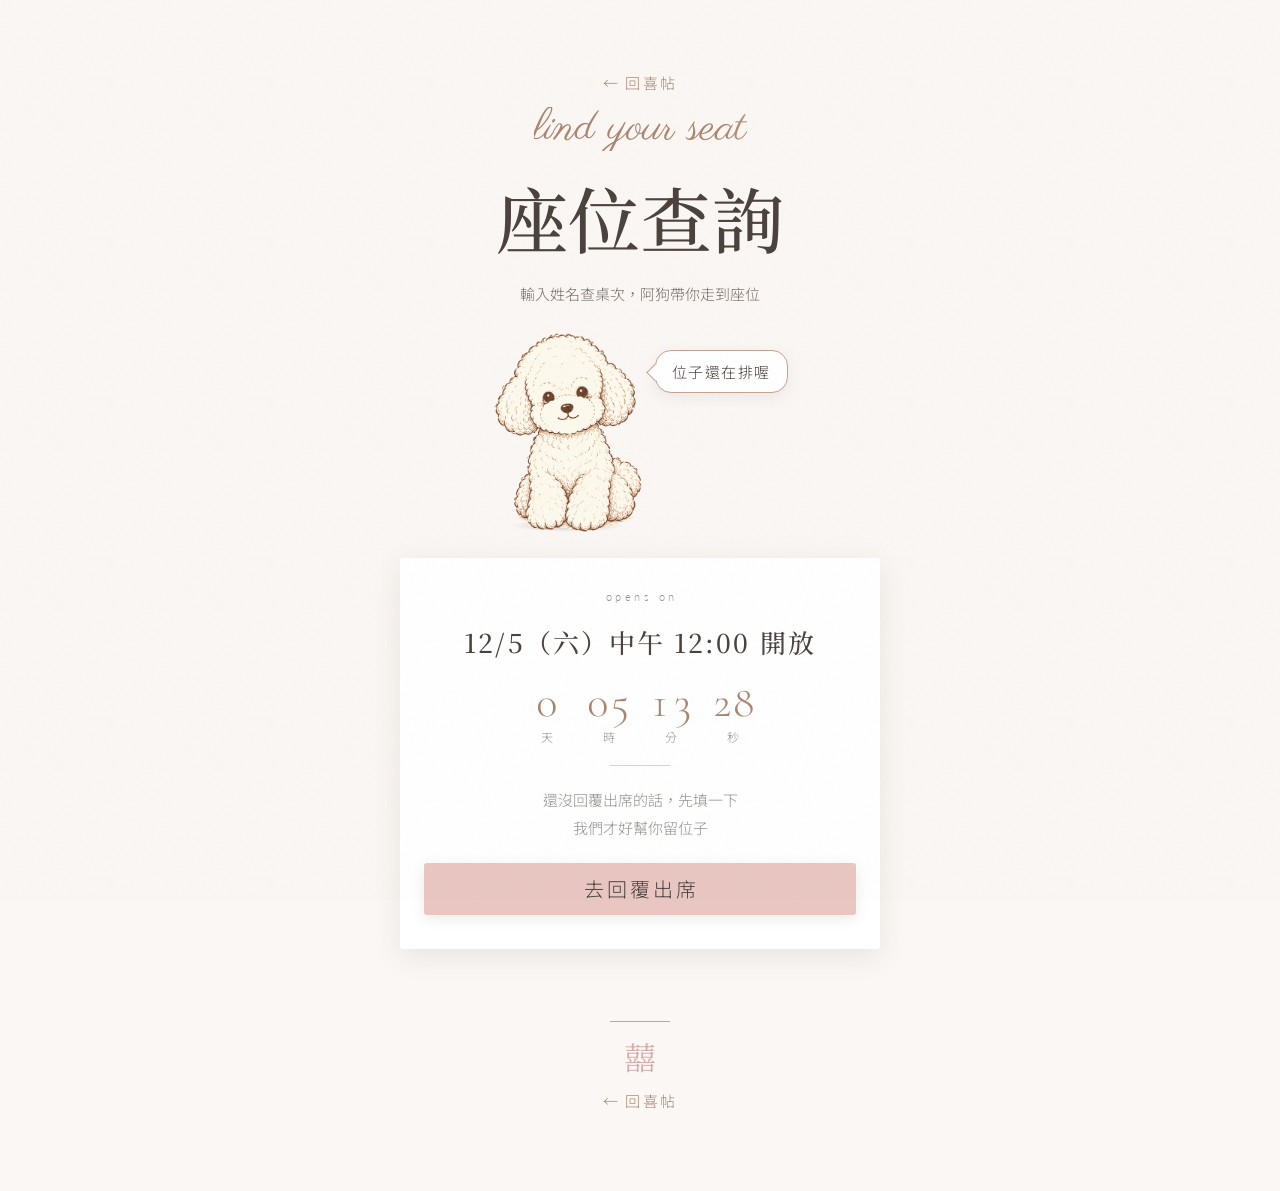
<file: seat.html>
<!DOCTYPE html>
<html lang="zh-Hant-TW">
<head>
<meta charset="utf-8">
<meta name="viewport" content="width=device-width, initial-scale=1, viewport-fit=cover">
<title>座位查詢 ・ 王博玄 ＆ 楊琇</title>
<meta name="description" content="輸入姓名查桌次，阿狗帶你走到座位">
<meta name="theme-color" content="#FBF7F4">
<meta name="robots" content="noindex">
<link rel="icon" href="data:image/svg+xml,<svg xmlns='http://www.w3.org/2000/svg' viewBox='0 0 100 100'><text y='.9em' font-size='88'>%F0%9F%A4%8D</text></svg>">
<link rel="preconnect" href="https://fonts.googleapis.com">
<link rel="preconnect" href="https://fonts.gstatic.com" crossorigin>
<link href="https://fonts.googleapis.com/css2?family=Cormorant+Garamond:wght@300&family=Lato:wght@300&family=Noto+Sans+TC:wght@300&family=Noto+Serif+TC:wght@300;500&family=Parisienne&display=swap" rel="stylesheet">
<link rel="stylesheet" href="assets/css/app.css">
<style>
  /* 這一頁自己的版面。色票、字型沿用 app.css。
     四個畫面（輸入／同名／結果／平面圖）都在這一頁，用 .on 切換，不換網址。 */
  .st-head { text-align: center; padding: 72px 24px 28px; display: flex; flex-direction: column; gap: 14px; align-items: center; }
  .st-back { font-size: var(--t-small); letter-spacing: .15em; color: var(--c-gold-dk); text-decoration: none; }
  .st-en   { font-family: 'Lato', sans-serif; font-weight: 300; font-size: 11px; letter-spacing: .32em; text-indent: .32em; color: var(--c-ink-60); }
  .st-main { width: min(86vw, 480px); margin: 0 auto; padding: 0 0 48px; }

  .st-screen    { display: none; flex-direction: column; align-items: center; gap: 24px; }
  .st-screen.on { display: flex; animation: textIn .6s ease-out both; }

  .st-card  { width: 100%; background: var(--c-card); border-radius: 3px; box-shadow: 0 8px 28px rgba(74, 64, 60, .10); padding: 32px 24px 34px; display: flex; flex-direction: column; gap: 20px; text-align: center; }
  .st-title { font-family: 'Noto Serif TC', serif; font-weight: 500; font-size: var(--t-lead); color: var(--c-ink); }
  .st-label { font-size: var(--t-small); color: var(--c-ink-60); line-height: 1.9; }

  /* 輸入框：跟主頁出席回覆的欄位同一套，聚焦時一條金線從中間畫開 */
  .st-input { width: 100%; background-color: var(--c-bg); border: 1px solid rgba(196, 163, 143, .35); border-radius: 3px; outline: none; padding: 12px; font-size: var(--t-body); color: var(--c-ink); font-family: 'Noto Sans TC', sans-serif; font-weight: 300; text-align: center; letter-spacing: .12em; -webkit-appearance: none; appearance: none;
              background-image: linear-gradient(var(--c-gold), var(--c-gold)); background-repeat: no-repeat; background-position: center bottom; background-size: 0% 1px; background-clip: padding-box;
              transition: border-color .3s, background-size .38s cubic-bezier(.2, .7, .2, 1); }
  .st-input:focus { border-color: var(--c-pink); background-size: 100% 1px; }

  /* 按鈕、文字連結：比照主頁「加入行事曆」「婚紗照搶先看」 */
  .st-btn  { display: block; width: 100%; height: 52px; line-height: 52px; text-align: center; background: var(--c-pink); color: var(--c-ink); border: none; border-radius: 3px; letter-spacing: .15em; text-indent: .15em; font-family: 'Noto Sans TC', sans-serif; font-weight: 300; font-size: var(--t-body); cursor: pointer; text-decoration: none; }
  .st-btn.sm { width: auto; height: 48px; line-height: 48px; padding: 0 36px; font-size: 15px; }
  .st-link { background: none; border: none; font-family: inherit; font-weight: 300; font-size: var(--t-small); letter-spacing: .15em; color: var(--c-gold-dk); text-decoration: underline; cursor: pointer; padding: 6px 8px; }
  .st-hint { font-size: var(--t-small); color: var(--c-ink-60); line-height: 1.9; min-height: 1.9em; }
  .st-hint.err { color: var(--c-rose-dk); }
  .st-shake { animation: stShake .4s; }
  @keyframes stShake { 25% { transform: translateX(-6px) } 50% { transform: translateX(5px) } 75% { transform: translateX(-3px) } }

  /* 阿狗＋對話泡泡 */
  .st-dog    { display: flex; align-items: flex-start; justify-content: center; gap: 12px; }
  .st-dogbox { width: 150px; font-size: 12px; flex: none; }   /* 桌號牌大小跟著 font-size */
  .st-bubble { position: relative; margin-top: 18px; background: var(--c-card); border: 1px solid var(--c-gold); border-radius: 16px; padding: 10px 16px; font-size: var(--t-small); letter-spacing: .1em; color: var(--c-ink); white-space: nowrap; box-shadow: 0 4px 14px rgba(74, 64, 60, .08); }
  .st-bubble::after { content: ''; position: absolute; left: -7px; top: 15px; width: 12px; height: 12px; background: var(--c-card); border-left: 1px solid var(--c-gold); border-bottom: 1px solid var(--c-gold); transform: rotate(45deg); }

  /* 開放前的倒數 */
  .st-when { font-family: 'Noto Serif TC', serif; font-weight: 500; font-size: var(--t-lead); color: var(--c-ink); letter-spacing: .08em; }
  .st-cd   { display: flex; justify-content: center; gap: 10px; }
  .st-cd div   { display: flex; flex-direction: column; align-items: center; gap: 4px; min-width: 52px; }
  .st-cd b     { font-family: 'Cormorant Garamond', serif; font-weight: 300; font-size: clamp(34px, 10vw, 44px); line-height: 1; color: var(--c-gold-dk); font-variant-numeric: tabular-nums; }
  .st-cd small { font-size: 12px; letter-spacing: .2em; text-indent: .2em; color: var(--c-ink-60); }
  .st-sep  { width: 60px; height: 1px; background: var(--c-gold); opacity: .5; margin: 0 auto; }

  /* 同名清單 */
  .st-list { display: flex; flex-direction: column; gap: 10px; width: 100%; }
  .st-pick { width: 100%; display: flex; justify-content: space-between; align-items: baseline; gap: 12px; padding: 14px 16px; background: var(--c-bg); border: 1px solid rgba(196, 163, 143, .35); border-radius: 3px; font-family: inherit; font-weight: 300; font-size: var(--t-body); color: var(--c-ink); cursor: pointer; text-align: left; transition: border-color .25s; }
  .st-pick:hover, .st-pick:focus-visible { border-color: var(--c-gold); outline: none; }
  .st-pick small { font-size: var(--t-small); color: var(--c-ink-60); white-space: nowrap; }

  /* 標題手寫字：一道金光每隔幾秒掃過去 */
  .st-script { font-family: 'Parisienne', cursive; font-size: clamp(28px, 7vw, 44px); line-height: 1; color: var(--c-gold-dk);
               background: linear-gradient(100deg, var(--c-gold-dk) 30%, #F2DECB 48%, var(--c-gold-dk) 66%); background-size: 300% 100%;
               -webkit-background-clip: text; background-clip: text; -webkit-text-fill-color: transparent;
               animation: stShine 6s ease-in-out 1.2s infinite; }
  @keyframes stShine { 0%, 100% { background-position: 120% 0 } 50% { background-position: -20% 0 } }

  /* 查詢中的三個小點 */
  .st-dots   { display: inline-block; margin-left: 4px; }
  .st-dots i { display: inline-block; width: 3px; height: 3px; margin-left: 3px; border-radius: 50%; background: var(--c-gold-dk); opacity: .25; animation: stDots 1.1s ease-in-out infinite; }
  .st-dots i:nth-child(2) { animation-delay: .18s }
  .st-dots i:nth-child(3) { animation-delay: .36s }
  @keyframes stDots { 0%, 100% { opacity: .25; transform: translateY(0) } 45% { opacity: 1; transform: translateY(-3px) } }

  /* 結果卡 */
  .st-no   { font-family: 'Cormorant Garamond', serif; font-weight: 300; font-size: clamp(76px, 24vw, 128px); line-height: 1; color: var(--c-gold-dk);
             background: linear-gradient(100deg, var(--c-gold-dk) 30%, #EBD3BE 48%, var(--c-gold-dk) 66%); background-size: 300% 100%;
             -webkit-background-clip: text; background-clip: text; -webkit-text-fill-color: transparent; }
  /* 桌號滾完落定：彈一下，之後金面持續微微流動 */
  .st-no.landed { animation: noPop .62s cubic-bezier(.2, 1.45, .35, 1), stShine 3.6s ease-in-out .7s infinite; }
  @keyframes noPop { 0% { opacity: .2; transform: scale(.55) } 60% { opacity: 1 } 100% { opacity: 1; transform: none } }

  /* 桌號落定時從數字後面灑出來的小花瓣 */
  .st-nowrap  { position: relative; }
  .st-burst   { position: absolute; left: 50%; top: 48%; width: 0; height: 0; pointer-events: none; }
  .st-burst i { position: absolute; width: 7px; height: 10px; margin: -5px 0 0 -3px; border-radius: 60% 60% 54% 54% / 72% 72% 40% 40%; opacity: 0; animation: stPetal var(--d) cubic-bezier(.15, .75, .3, 1) forwards; }
  @keyframes stPetal { 0% { opacity: 0; transform: translate(0, 0) scale(.3) } 18% { opacity: .95 } 100% { opacity: 0; transform: translate(var(--x), var(--y)) rotate(var(--r)) scale(1) } }

  /* 結果卡裡的每一列依序浮上來；第 2 格是桌號，它自己有滾動動畫就不插手 */
  #s3.on .st-card > *              { animation: textIn .55s ease-out both; }
  #s3.on .st-card > *:nth-child(1) { animation-delay: .06s }
  #s3.on .st-card > *:nth-child(2) { animation: none }
  #s3.on .st-card > *:nth-child(3) { animation-delay: .50s }
  #s3.on .st-card > *:nth-child(4) { animation-delay: .60s }
  #s3.on .st-card > *:nth-child(5) { animation-delay: .70s }
  #s3.on .st-card > *:nth-child(6) { animation-delay: .78s }
  #s3.on .st-rule path { stroke-dasharray: 340; animation: stDraw 1.2s ease-out .52s both; }
  @keyframes stDraw { from { stroke-dashoffset: 340 } to { stroke-dashoffset: 0 } }
  /* 同桌名單一顆一顆跳出來（delay 由 JS 逐一給） */
  .st-mates span { animation: stChip .42s cubic-bezier(.2, 1.3, .35, 1) both; }
  @keyframes stChip { from { opacity: 0; transform: translateY(6px) scale(.9) } to { opacity: 1; transform: none } }
  /* 同名清單也一樣依序出現 */
  #s2.on .st-pick { animation: textIn .45s ease-out both; }

  .st-name { font-family: 'Noto Serif TC', serif; font-weight: 500; font-size: var(--t-title); color: var(--c-ink); }
  .st-name small { font-size: var(--t-small); font-weight: 300; color: var(--c-ink-60); margin-left: 8px; }
  .st-tags { display: flex; flex-wrap: wrap; justify-content: center; gap: 8px; }
  .st-tag  { display: inline-block; padding: 5px 14px; border: 1px solid var(--c-gold); border-radius: 999px; font-size: var(--t-small); letter-spacing: .08em; color: var(--c-ink); }
  .st-tag.acc { background: var(--c-pink); border-color: var(--c-pink); }
  .st-tag:empty { display: none; }
  .st-mates { font-size: var(--t-small); color: var(--c-ink-60); line-height: 2; }
  .st-mates:empty { display: none; }
  .st-mates span { display: inline-block; margin: 2px 4px; padding: 1px 10px; border: 1px solid rgba(196, 163, 143, .5); border-radius: 999px; color: var(--c-ink); }

  /* 平面圖。SVG 寬度跟著容器走、高度依 viewBox 比例，不會撐出橫向捲動 */
  .st-mapcard { padding: 14px 10px 10px; }
  .st-map  { width: 100%; max-width: 420px; height: auto; display: block; margin: 0 auto; overflow: visible; }
  .st-bar  { display: flex; gap: 14px; align-items: center; justify-content: center; flex-wrap: wrap; width: 100%; }
  .map-wall  { fill: var(--c-card); fill-opacity: .6; stroke: var(--c-gold); stroke-width: 1.2; }
  .map-aisle { fill: var(--c-pink); fill-opacity: .32; }
  .map-stage { fill: var(--c-pink); fill-opacity: .55; stroke: var(--c-gold); stroke-width: 1; }
  .map-zh  { font-family: 'Noto Serif TC', serif; font-weight: 500; fill: var(--c-ink); }
  .map-en  { font-family: 'Lato', sans-serif; font-weight: 300; fill: var(--c-ink-60); letter-spacing: .2em; font-size: 7px; }
  .map-lbl { font-family: 'Noto Sans TC', sans-serif; font-weight: 300; fill: var(--c-ink-60); font-size: 9px; }
  .tbl circle { fill: var(--c-card); stroke: var(--c-gold); stroke-width: 1.2; transition: fill .4s, stroke .4s; }
  .tbl text   { font-family: 'Noto Serif TC', serif; font-weight: 500; font-size: 14px; fill: var(--c-ink); text-anchor: middle; dominant-baseline: central; transition: font-size .4s, fill .4s; }
  .tbl .chair { fill: none; stroke: var(--c-gold); stroke-width: .9; opacity: .5; }
  .tbl.hit circle { fill: var(--c-gold-dk); stroke: var(--c-gold-dk); }
  .tbl.hit text   { fill: #FFFFFF; font-size: 20px; }
  .route-line { fill: none; stroke: var(--c-gold); stroke-width: 1; stroke-dasharray: 3 4; opacity: .7; }
  /* 走過的地方即時長出一條細線（dashoffset 由 JS 跟著阿狗推） */
  .route-live { fill: none; stroke: var(--c-gold); stroke-width: 1.4; stroke-linecap: round; opacity: .5; }
  /* 桌子進場：第一次打開平面圖時一桌一桌亮起來（enter 用完就移除，才不會卡住 opacity） */
  .tbl { transition: opacity .6s ease; }
  .st-map.enter .tbl { animation: softIn .5s ease-out both; }
  /* 到了之後其他桌退到背景，只留你那一桌 */
  .st-map.focus .tbl:not(.hit) { opacity: .4; }
  /* 目標桌先脈動一圈當路標，入口也點一下光 */
  .aim-ring { fill: none; stroke: var(--c-gold-dk); stroke-width: 1.2; transform-box: fill-box; transform-origin: center; animation: aimPulse 1.9s ease-out infinite; }
  @keyframes aimPulse { 0% { transform: scale(.86); opacity: .55 } 70% { opacity: 0 } 100% { transform: scale(1.3); opacity: 0 } }
  .door-glow { fill: var(--c-gold); transform-box: fill-box; transform-origin: center; animation: doorPulse 1.7s ease-out infinite; }
  @keyframes doorPulse { 0% { transform: scale(.6); opacity: .5 } 100% { transform: scale(2.3); opacity: 0 } }
  /* 抵達那一下的擴散圈 */
  .hit-ring { fill: none; stroke: var(--c-gold-dk); stroke-width: 1.6; transform-box: fill-box; transform-origin: center; animation: hitRing 1.1s ease-out forwards; }
  @keyframes hitRing { from { transform: scale(.8); opacity: .7 } to { transform: scale(2.1); opacity: 0 } }
  /* 腳步帶起的小塵煙 */
  .puff { fill: var(--c-gold); transform-box: fill-box; transform-origin: center; animation: puffUp .7s ease-out forwards; }
  @keyframes puffUp { 0% { opacity: .3; transform: scale(.3) } 100% { opacity: 0; transform: scale(1.7) translateY(-3px) } }
  .paw    { fill: var(--c-gold-dk); opacity: 0; transform-box: fill-box; transform-origin: center; }
  .paw.go { animation: pawIn .3s ease-out forwards; }
  @keyframes pawIn { from { opacity: 0; transform: scale(1.5) } to { opacity: .55; transform: none } }
  .arrive    { opacity: 0; transform-box: fill-box; transform-origin: center; }
  .arrive.go { animation: arrivePop .5s cubic-bezier(.2, 1.35, .35, 1) forwards; }
  @keyframes arrivePop { from { opacity: 0; transform: scale(.6) } to { opacity: 1; transform: none } }
  .hearts path    { fill: var(--c-rose); opacity: 0; transform-box: fill-box; transform-origin: center; }
  .hearts.go path { animation: heartUp 1.4s ease-out forwards; }
  .hearts.go g:nth-child(2) path { animation-delay: .15s }
  .hearts.go g:nth-child(3) path { animation-delay: .3s }
  @keyframes heartUp { 0% { opacity: 0; transform: translateY(0) scale(.4) } 20% { opacity: 1 } 100% { opacity: 0; transform: translateY(-26px) scale(1) } }

  @media (prefers-reduced-motion: reduce) {
    .st-screen.on, .st-shake { animation: none; }
    .paw.go, .arrive.go, .hearts.go path { animation: none; }
    .paw.go { opacity: .55; }
    .arrive.go { opacity: 1; }
    .tbl circle, .tbl text { transition: none; }
    .st-script, .st-no.landed, .st-dots i, .st-map.enter .tbl { animation: none; }
    #s3.on .st-card > *, .st-mates span, #s2.on .st-pick { animation: none; opacity: 1; transform: none; }
    #s3.on .st-rule path { animation: none; stroke-dasharray: none; }
    .aim-ring, .door-glow, .hit-ring, .puff { display: none; }
    .tbl { transition: none; }
  }
</style>
</head>
<body>
<div id="grain" aria-hidden="true"></div>

<header class="st-head">
  <a class="st-back" href="index.html?skip=1#venue">← 回喜帖</a>
  <div class="st-script">find your seat</div>
  <div style="font-family:'Noto Serif TC',serif;font-weight:500;font-size:var(--t-title);color:#4A403C;">座位查詢</div>
  <div style="font-size:var(--t-small);color:rgba(74,64,60,.75);">輸入姓名查桌次，阿狗帶你走到座位</div>
</header>

<main class="st-main">

  <!-- ── 0 還沒開放：倒數，時間到自動換成輸入畫面 ── -->
  <section class="st-screen" id="s0">
    <div class="st-dog"><div class="st-dogbox" id="dog0"></div><div class="st-bubble">位子還在排喔</div></div>
    <div class="st-card">
      <div class="st-en">opens on</div>
      <div class="st-when">12/5（六）中午 12:00 開放</div>
      <div class="st-cd" aria-live="off">
        <div><b id="cdD">--</b><small>天</small></div>
        <div><b id="cdH">--</b><small>時</small></div>
        <div><b id="cdM">--</b><small>分</small></div>
        <div><b id="cdS">--</b><small>秒</small></div>
      </div>
      <div class="st-sep"></div>
      <div class="st-label">還沒回覆出席的話，先填一下<br>我們才好幫你留位子</div>
      <a class="st-btn" href="index.html?skip=1#rsvp" data-press="1">去回覆出席</a>
    </div>
  </section>

  <!-- ── 1 輸入 ── -->
  <section class="st-screen on" id="s1">
    <div class="st-dog"><div class="st-dogbox" id="dog1"></div><div class="st-bubble" id="bub1">我幫你找</div></div>
    <form class="st-card" id="seatForm" novalidate>
      <label style="display:flex;flex-direction:column;gap:8px;">
        <span class="st-label">姓名</span>
        <input class="st-input" id="q" type="text" name="name" autocomplete="off" enterkeyhint="search" maxlength="20" placeholder="寫上你的名字">
      </label>
      <button class="st-btn" id="go" type="submit" data-press="1">查　詢</button>
      <div class="st-hint" id="hint">只寫一部分也找得到</div>
    </form>
  </section>

  <!-- ── 2 同名多人 ── -->
  <section class="st-screen" id="s2">
    <div class="st-card">
      <div class="st-title">是哪一位呢？</div>
      <div class="st-label" id="pickSub"></div>
      <div class="st-list" id="list"></div>
      <div><button class="st-link" type="button" data-reset>← 重新輸入</button></div>
    </div>
  </section>

  <!-- ── 3 結果 ── -->
  <section class="st-screen" id="s3">
    <div class="st-card">
      <div class="st-en">your table</div>
      <div class="st-nowrap"><div class="st-no" id="rNo"></div><div class="st-burst" id="burst" aria-hidden="true"></div></div>
      <div class="st-rule" style="display:flex;justify-content:center;"><svg viewBox="0 0 320 24" aria-hidden="true" style="width:min(50vw,200px);height:24px;display:block;"><path d="M2 12 C 60 2, 120 22, 160 12 S 260 2, 318 12" stroke="#C4A38F" stroke-width="1" fill="none"></path></svg></div>
      <div class="st-name"><span id="rName"></span><small>你好</small></div>
      <div class="st-tags"><span class="st-tag" id="rKept"></span><span class="st-tag acc" id="rFree"></span></div>
      <div class="st-mates" id="rMates"></div>
    </div>
    <div class="st-dog"><div class="st-dogbox" id="dog2"></div><div class="st-bubble">跟我來，帶你去</div></div>
    <button class="st-btn" id="see" type="button" data-press="1">看平面圖</button>
    <button class="st-link" type="button" data-reset>重新查詢</button>
  </section>

  <!-- ── 4 平面圖 ── -->
  <section class="st-screen" id="s4">
    <div style="text-align:center;display:flex;flex-direction:column;gap:8px;">
      <div class="st-title"><span id="mName"></span>，阿狗帶路</div>
      <div class="st-label" id="mSub"></div>
    </div>
    <div class="st-card st-mapcard"><svg class="st-map" id="map" viewBox="0 0 360 460" role="img" aria-label="會場平面圖"></svg></div>
    <button class="st-btn sm" id="again" type="button" data-press="1">再走一次</button>
    <div class="st-bar">
      <button class="st-link" type="button" id="toCard">← 回座位卡</button>
      <button class="st-link" type="button" data-reset>重新查詢</button>
    </div>
  </section>

</main>

<footer style="text-align:center;padding:24px 24px 80px;display:flex;flex-direction:column;align-items:center;gap:18px;">
  <span style="width:60px;height:1px;background:var(--c-gold);"></span>
  <div style="font-family:'Noto Serif TC',serif;font-weight:300;font-size:32px;color:var(--c-rose);line-height:1;">囍</div>
  <a class="st-back" href="index.html?skip=1#venue">← 回喜帖</a>
</footer>

<script src="assets/js/pdog.js"></script>
<script src="assets/js/seat-data.js"></script>
<script>
(function () {
  'use strict';
  const D = window.SEAT_DATA, P = D.plan, NS = 'http://www.w3.org/2000/svg';
  const $ = (id) => document.getElementById(id);
  const reduced = window.matchMedia('(prefers-reduced-motion: reduce)').matches;

  /* ── 比對：先找完全相同，找不到再找「名字包含輸入字」；aliases 一起比；臺／台視為同字 ── */
  const norm = (s) => (s || '').replace(/\s+/g, '').replace(/臺/g, '台').toLowerCase();
  const keys = (g) => [g.name].concat(g.aliases || []).map(norm);
  function search(q) {
    const n = norm(q);
    if (!n) return [];
    const exact = D.guests.filter((g) => keys(g).includes(n));
    return exact.length ? exact : D.guests.filter((g) => keys(g).some((k) => k.includes(n)));
  }

  /* ── 畫面切換 ── */
  const screens = ['s0', 's1', 's2', 's3', 's4'];
  function show(id) {
    screens.forEach((s) => {
      const sec = $(s);
      sec.classList.remove('on');
      if (s === id) { void sec.offsetWidth; sec.classList.add('on'); }
    });
    window.scrollTo(0, 0);
  }

  const q = $('q'), hint = $('hint'), form = $('seatForm');
  const HINT = '只寫一部分也找得到';
  function err(msg) {
    hint.innerHTML = msg;
    hint.classList.add('err');
    if (!reduced) { form.classList.remove('st-shake'); void form.offsetWidth; form.classList.add('st-shake'); }
  }
  q.addEventListener('input', () => { hint.classList.remove('err'); hint.textContent = HINT; });

  /* ── 查詢中的空檔 ──
     結果其實是同步算出來的，但立刻跳畫面少了一點期待感。
     中間停半秒讓阿狗低頭聞一聞，按鈕也先鎖住避免連點。 */
  const go = $('go'), bub1 = $('bub1'), GO_TXT = go.textContent;
  let busy = false, busyT = 0;
  function seeking(done) {
    if (reduced) return done();
    busy = true;
    go.disabled = true;
    go.textContent = '找找看';
    const dog = $('dog1').querySelector('.pdog');
    if (dog) { dog.classList.remove('idle'); dog.classList.add('sniff'); }
    bub1.innerHTML = '聞聞看<span class="st-dots"><i></i><i></i><i></i></span>';
    busyT = setTimeout(() => {
      busy = false;
      go.disabled = false;
      go.textContent = GO_TXT;
      if (dog) { dog.classList.remove('sniff'); dog.classList.add('idle'); }
      bub1.textContent = '我幫你找';
      done();
    }, 620);
  }

  function submit() {
    if (busy) return;
    q.blur();
    if (!norm(q.value)) return err('先寫上名字喔');
    const r = search(q.value);
    if (!r.length) return err('找不到這個名字，試試只寫一部分<br>或直接在 LINE 問我們');
    seeking(() => { if (r.length > 1) pick(r, q.value); else open(r[0]); });
  }
  form.addEventListener('submit', (e) => { e.preventDefault(); submit(); });

  /* ── 同名多人：列出每一位＋note，讓賓客自己點 ── */
  function pick(r, typed) {
    $('pickSub').textContent = '名字裡有「' + typed.trim() + '」的有 ' + r.length + ' 位，點一下你自己';
    const list = $('list');
    list.innerHTML = '';
    r.forEach((g, i) => {
      const b = document.createElement('button');
      b.type = 'button';
      b.className = 'st-pick';
      const n = document.createElement('span');
      n.textContent = g.name;
      b.appendChild(n);
      if (g.note) { const s = document.createElement('small'); s.textContent = g.note; b.appendChild(s); }
      b.style.animationDelay = (0.1 + i * 0.07).toFixed(2) + 's';
      b.addEventListener('click', () => open(g));
      list.appendChild(b);
    });
    show('s2');
  }

  /* ── 座位分配（同桌名單用） ── */
  const seatMap = {};
  D.guests.forEach((g) => {
    const t = g.table;
    seatMap[t] = seatMap[t] || [];
    for (let i = 0; i < (g.seats || 1); i++) seatMap[t].push({ g, first: i === 0 });
  });

  /* ── 桌號像翻牌一樣滾過幾個號碼再落定 ──
     每跳一次間隔乘 1.12，愈後面愈慢，最後一下換成真正的桌號並灑花瓣。 */
  const rNo = $('rNo'), burstBox = $('burst');
  const POOL = P.tables.map((t) => String(t.no));
  let rollT = 0;
  function rollNo(final) {
    clearTimeout(rollT);
    rNo.classList.remove('landed');
    if (reduced || !POOL.length) { rNo.textContent = final; rNo.classList.add('landed'); return; }
    let i = 0, gap = 42;
    const tick = () => {
      if (++i >= 11) {
        rNo.textContent = final;
        void rNo.offsetWidth;
        rNo.classList.add('landed');
        burst();
        return;
      }
      rNo.textContent = POOL[(Math.random() * POOL.length) | 0];
      gap *= 1.12;
      rollT = setTimeout(tick, gap);
    };
    rNo.textContent = POOL[0];
    rollT = setTimeout(tick, 140);
  }

  /* 桌號落定時從數字後面灑出一把小花瓣，動畫跑完就清掉 */
  const PETAL = ['var(--c-rose)', 'var(--c-gold)', 'var(--c-pink)'];
  function burst() {
    if (reduced) return;
    burstBox.innerHTML = '';
    for (let i = 0; i < 16; i++) {
      const p = document.createElement('i');
      p.style.background = PETAL[i % PETAL.length];
      p.style.setProperty('--x', (Math.random() * 240 - 120).toFixed(0) + 'px');
      p.style.setProperty('--y', (-40 - Math.random() * 110).toFixed(0) + 'px');
      p.style.setProperty('--r', (Math.random() * 540 - 270).toFixed(0) + 'deg');
      p.style.setProperty('--d', (1.1 + Math.random() * .7).toFixed(2) + 's');
      p.style.animationDelay = (Math.random() * .18).toFixed(2) + 's';
      burstBox.appendChild(p);
    }
    setTimeout(() => { burstBox.innerHTML = ''; }, 2200);
  }

  let guest = null, table = null;
  function open(g) {
    guest = g;
    table = P.tables.find((t) => String(t.no) === String(g.table));
    $('rName').textContent = g.name;
    $('rKept').textContent = '為你留了 ' + (g.seats || 1) + ' 個位子';
    $('rFree').textContent = D.freeSeating ? '同桌自由入座' : '';
    const mates = (seatMap[g.table] || []).filter((s) => s.first && s.g !== g).map((s) => s.g.name);
    const mb = $('rMates');
    mb.innerHTML = '';
    if (D.showTablemates !== false && mates.length) {
      mb.appendChild(document.createTextNode('同桌還有'));
      mb.appendChild(document.createElement('br'));
      mates.forEach((n, i) => {
        const s = document.createElement('span');
        s.textContent = n;
        s.style.animationDelay = (0.82 + i * 0.06).toFixed(2) + 's';
        mb.appendChild(s);
      });
    }
    $('mName').textContent = g.name;
    $('mSub').textContent = '跟著腳印走到 ' + g.table + ' 桌' + (table && table.label ? '（' + table.label + '）' : '');
    $('dog2').innerHTML = pdogHTML({ cls: 'happy', tag: String(g.table) });
    $('see').style.display = table ? '' : 'none';   // 名單上的桌號不在平面圖裡就先不給看圖
    show('s3');
    rollNo(String(g.table));   // 畫面亮起來之後才開始滾，數字落定的那一下才是重點
  }

  /* ═══ 平面圖 ═══
     座標全部來自 seat-data.js 的 plan（畫布 360×460）。 */
  const svg = $('map');
  const R = P.tableR || 24, SEATS = P.seatsPerTable || 10;
  const DOG = { w: 38, h: 51 };        // 阿狗在平面圖上的大小（viewBox 單位，比例跟 dog_cut.png 一致），錨點在腳底中央
  let built = false, routeLayer, dogLayer, raf = 0;

  function el(tag, attrs, parent) {
    const e = document.createElementNS(NS, tag);
    for (const k in attrs) e.setAttribute(k, attrs[k]);
    (parent || svg).appendChild(e);
    return e;
  }

  function build() {
    if (built) return;
    built = true;
    const ax = P.aisleX, aw = P.aisleW, cy = P.corridorY, st = P.stage;
    el('rect', { x: 12, y: 12, width: 336, height: 436, rx: 4, class: 'map-wall' });
    // L 型走道：入口橫走道 → 中央直走道到舞台前
    el('path', { d: 'M13 ' + (cy - aw / 2) + ' H ' + (ax + aw / 2) + ' V ' + (st.y + st.h + 2) + ' H ' + (ax - aw / 2) + ' V ' + (cy + aw / 2) + ' H 13 Z', class: 'map-aisle' });
    el('rect', { x: st.x, y: st.y, width: st.w, height: st.h, rx: 3, class: 'map-stage' });
    el('text', { x: st.x + st.w / 2, y: st.y + st.h / 2 + 1, class: 'map-zh', 'font-size': 12, 'text-anchor': 'middle', 'dominant-baseline': 'central', 'letter-spacing': '.3em' }).textContent = st.label;
    // 入口：牆上開一個缺口
    el('rect', { x: 9, y: cy - aw / 2 + 2, width: 6, height: aw - 4, fill: '#FBF7F4' });
    el('text', { x: 22, y: cy + aw / 2 + 13, class: 'map-lbl' }).textContent = P.door.label;
    el('text', { x: 22, y: cy + aw / 2 + 23, class: 'map-en' }).textContent = 'ENTRANCE';
    routeLayer = el('g', {});
    P.tables.forEach((t, i) => {
      const g = el('g', { class: 'tbl', 'data-no': t.no });
      g.style.animationDelay = (i * 0.04).toFixed(2) + 's';   // 一桌一桌亮起來
      for (let i = 0; i < SEATS; i++) {
        const a = -Math.PI / 2 + i / SEATS * Math.PI * 2;
        el('circle', { cx: (t.x + Math.cos(a) * (R + 4.5)).toFixed(1), cy: (t.y + Math.sin(a) * (R + 4.5)).toFixed(1), r: 2.2, class: 'chair' }, g);
      }
      el('circle', { cx: t.x, cy: t.y, r: R - 2 }, g);
      el('text', { x: t.x, y: t.y + 1 }, g).textContent = t.no;
      if (t.label) el('text', { x: t.x, y: t.y - R - 9, class: 'map-lbl', 'text-anchor': 'middle' }).textContent = t.label;
    });
    dogLayer = el('g', {});
    // enter 只在第一次打開平面圖時掛著，進場跑完就拿掉 ──
    // 留著的話 animation 的 both 會把 opacity 鎖住，之後的聚光效果就按不動了
    svg.classList.add('enter');
    setTimeout(() => svg.classList.remove('enter'), 1500);
  }

  /* ── 終點：阿狗要停在桌子旁邊的走道上，而且不能蓋到任何一桌的桌號 ──
     候選順序：走道那一側 → 桌子正下方的通道 → 另一側。逐一檢查阿狗的外框
     有沒有壓到桌號（目標桌桌號放大後範圍更大），第一個過關的就是終點。 */
  const numBox = (t, big) => { const r = big ? 12 : 9; return { x1: t.x - r, y1: t.y - r, x2: t.x + r, y2: t.y + r }; };
  const dogBox = (x, y) => ({ x1: x - DOG.w / 2, y1: y + 4 - DOG.h, x2: x + DOG.w / 2, y2: y + 4 });
  const hits = (a, b) => a.x1 < b.x2 && a.x2 > b.x1 && a.y1 < b.y2 && a.y2 > b.y1;
  const inside = (b) => b.x1 >= 12 && b.x2 <= 348 && b.y1 >= P.stage.y + P.stage.h && b.y2 <= 448;
  function okSpot(t, x, y) {
    const db = dogBox(x, y);
    return inside(db) && !P.tables.some((o) => hits(db, numBox(o, o === t)));
  }
  function stopSpot(t) {
    const side = t.x < P.aisleX ? 1 : -1;   // +1 = 走道在桌子右邊
    const cands = [
      { x: t.x + side * (R + 32), y: t.y + 14, laneY: t.y + 14 },
      { x: t.x, y: t.y + R + 37, laneY: t.y + R + 18 },
      { x: t.x - side * (R + 32), y: t.y + 14, laneY: t.y + 14 }
    ];
    return cands.find((c) => okSpot(t, c.x, c.y)) || cands[0];
  }

  /* 路線：入口 → 橫走道 → 直走道 → 該排通道 → 終點。轉角修圓。 */
  function routePts(sp) {
    const raw = [[P.door.x - 12, P.corridorY], [P.aisleX, P.corridorY], [P.aisleX, sp.laneY], [sp.x, sp.laneY], [sp.x, sp.y]];
    const pts = [raw[0]];
    raw.slice(1).forEach((p) => { const l = pts[pts.length - 1]; if (Math.hypot(p[0] - l[0], p[1] - l[1]) > 0.5) pts.push(p); });
    return pts;
  }
  function routeD(pts) {
    let d = 'M' + pts[0];
    for (let i = 1; i < pts.length - 1; i++) {
      const [px, py] = pts[i - 1], [x, y] = pts[i], [nx, ny] = pts[i + 1];
      const l1 = Math.hypot(x - px, y - py), l2 = Math.hypot(nx - x, ny - y), rr = Math.min(10, l1 / 2, l2 / 2);
      d += ' L' + (x - (x - px) / l1 * rr) + ' ' + (y - (y - py) / l1 * rr) + ' Q' + x + ' ' + y + ' ' + (x + (nx - x) / l2 * rr) + ' ' + (y + (ny - y) / l2 * rr);
    }
    return d + ' L' + pts[pts.length - 1];
  }

  const PAW = 'M0 0.6 a2.1 2.4 0 1 0 0.01 0 M-2.6 -2.2 a1 1.2 0 1 0 .01 0 M-0.9 -3.2 a1 1.2 0 1 0 .01 0 M0.9 -3.2 a1 1.2 0 1 0 .01 0 M2.6 -2.2 a1 1.2 0 1 0 .01 0';

  function walk() {
    cancelAnimationFrame(raf);
    routeLayer.innerHTML = '';
    dogLayer.innerHTML = '';
    svg.classList.remove('focus');
    svg.querySelectorAll('.tbl').forEach((n) => n.classList.remove('hit'));

    const sp = stopSpot(table), pts = routePts(sp);
    const path = el('path', { d: routeD(pts), fill: 'none', stroke: 'none' }, routeLayer);
    const L = path.getTotalLength();
    // 這三個只在有動畫時才會建出來（關動畫偏好的分支不需要），所以先宣告、後面才指派
    let aim = null, door = null, live = null;

    /* 阿狗放在 foreignObject 裡。位置用 x / y 屬性直接搬，不對外層 <g> 做 transform ──
       WebKit 對 foreignObject 祖先的 transform 支援不穩，屬性定位最保險。
       上方多留 PAD 的空間給跳躍，foreignObject 預設會裁切超出的部分。 */
    const PAD = 10;
    const fo = el('foreignObject', { x: 0, y: 0, width: DOG.w, height: DOG.h + PAD }, dogLayer);
    fo.innerHTML = '<div xmlns="http://www.w3.org/1999/xhtml" style="width:' + DOG.w + 'px;height:' + (DOG.h + PAD) + 'px;display:flex;align-items:flex-end;">' +
      '<div class="dogfig" style="width:' + DOG.w + 'px;font-size:3.4px;transform-origin:50% 100%;">' + pdogHTML({ cls: 'walk', tag: String(table.no) }) + '</div></div>';
    const fig = fo.querySelector('.dogfig'), dogEl = fo.querySelector('.pdog');
    const place = (x, y, lean) => {
      fo.setAttribute('x', (x - DOG.w / 2).toFixed(2));
      fo.setAttribute('y', (y + 4 - DOG.h - PAD).toFixed(2));
      fig.style.transform = 'rotate(' + lean + 'deg)';
    };

    let lastPaw = -99, pawSide = 1, pawN = 0;
    const paw = (s, instant) => {
      const pt = path.getPointAtLength(s), ahead = path.getPointAtLength(Math.min(L, s + 2));
      const ang = Math.atan2(ahead.y - pt.y, ahead.x - pt.x) * 180 / Math.PI + 90;
      const ox = Math.cos(ang * Math.PI / 180) * 2.6 * pawSide, oy = Math.sin(ang * Math.PI / 180) * 2.6 * pawSide;
      pawSide = -pawSide;
      const g = el('g', { transform: 'translate(' + (pt.x + ox).toFixed(1) + ' ' + (pt.y + oy).toFixed(1) + ') rotate(' + ang.toFixed(1) + ')' }, routeLayer);
      const pw = el('path', { d: PAW, class: 'paw' }, g);
      if (instant) pw.classList.add('go'); else requestAnimationFrame(() => pw.classList.add('go'));
      // 每兩步帶起一小陣塵煙，跑完自己收掉
      if (!instant && pawN++ % 2 === 0) {
        const pf = el('circle', { cx: pt.x.toFixed(1), cy: pt.y.toFixed(1), r: 3.2, class: 'puff' }, routeLayer);
        setTimeout(() => pf.remove(), 800);
      }
    };

    const finish = (pt) => {
      svg.querySelector('.tbl[data-no="' + table.no + '"]').classList.add('hit');
      if (aim) aim.remove();
      if (door) door.remove();
      svg.classList.add('focus');     // 其他桌退到背景，只留這一桌
      const hr = el('circle', { cx: table.x, cy: table.y, r: R + 4, class: 'hit-ring' }, routeLayer);
      setTimeout(() => hr.remove(), 1200);
      if (!reduced && navigator.vibrate) { try { navigator.vibrate(18); } catch (e) {} }
      dogEl.classList.remove('walk');
      dogEl.classList.add('happy');
      const tg = dogEl.querySelector('.ptag');
      if (tg) tg.style.opacity = '0';        // 桌子本身已經亮起來，牌子收掉
      // 「到了！」泡泡放在阿狗頭旁、靠走道那一側，避開桌號。
      // 定位用外層 <g> 的 transform 屬性；彈出動畫的 CSS transform 只掛在內層，兩者才不會互相蓋掉。
      const bs = pt.x < P.aisleX ? 1 : -1;
      const bubPos = el('g', { transform: 'translate(' + (pt.x + bs * 38).toFixed(1) + ' ' + (pt.y - 40).toFixed(1) + ')' }, dogLayer);
      const bub = el('g', { class: 'arrive' }, bubPos);
      el('path', { d: bs > 0 ? 'M-18 4 L-30 12 L-14 9 Z' : 'M18 4 L30 12 L14 9 Z', fill: '#FFFFFF', stroke: '#C4A38F', 'stroke-width': 1, 'stroke-linejoin': 'round' }, bub);
      el('rect', { x: -25, y: -11, width: 50, height: 22, rx: 11, fill: '#FFFFFF', stroke: '#C4A38F', 'stroke-width': 1 }, bub);
      el('text', { x: 0, y: 0.5, class: 'map-zh', 'font-size': 10, 'text-anchor': 'middle', 'dominant-baseline': 'central' }, bub).textContent = '到了！';
      bub.classList.add('go');
      const hs = el('g', { class: 'hearts', transform: 'translate(' + table.x + ' ' + (table.y - R - 2) + ')' }, dogLayer);
      [-14, 0, 14].forEach((dx) => {
        const pos = el('g', { transform: 'translate(' + dx + ' 0)' }, hs);
        el('path', { d: 'M0 4 C-5 0 -6 -3 -5 -5 C-4 -7 -1 -7 0 -5 C1 -7 4 -7 5 -5 C6 -3 5 0 0 4 Z' }, pos);
      });
      hs.classList.add('go');
    };

    /* 關動畫偏好：直接畫出整條路線＋腳印，阿狗站在終點 */
    if (reduced) {
      el('path', { d: routeD(pts), class: 'route-line' }, routeLayer);
      for (let s = 0; s < L; s += 9) paw(s, true);
      const end = path.getPointAtLength(L);
      place(end.x, end.y, 0);
      finish(end);
      return;
    }

    /* 出發前先立路標：目標桌脈動一圈、入口點一下光，走到了再收掉 */
    aim = el('circle', { cx: table.x, cy: table.y, r: R + 7, class: 'aim-ring' }, routeLayer);
    door = el('circle', { cx: P.door.x + 2, cy: P.corridorY, r: 4, class: 'door-glow' }, routeLayer);
    /* 走過的路線即時長出一條細線：dasharray 設成全長，dashoffset 每一格往回收 */
    live = el('path', { d: routeD(pts), class: 'route-live' }, routeLayer);
    live.style.strokeDasharray = L;
    live.style.strokeDashoffset = L;

    const start = path.getPointAtLength(0);
    place(start.x, start.y, 0);
    const dur = Math.min(4200, 1600 + L * 5);
    let t0 = 0;
    const step = (ts) => {
      if (!t0) t0 = ts;
      const k = Math.min(1, (ts - t0) / dur);
      const e = k < .5 ? 2 * k * k : 1 - Math.pow(-2 * k + 2, 2) / 2;   // ease-in-out
      const s = L * e, pt = path.getPointAtLength(s), ahead = path.getPointAtLength(Math.min(L, s + 2));
      const dx = ahead.x - pt.x, dy = ahead.y - pt.y;
      const lean = Math.abs(dx) > Math.abs(dy) ? (dx > 0 ? 7 : -7) : 0;
      place(pt.x, pt.y, lean);
      live.style.strokeDashoffset = (L - s).toFixed(1);
      if (s - lastPaw > 9) { lastPaw = s; paw(s, false); }
      if (k < 1) raf = requestAnimationFrame(step);
      else finish(pt);
    };
    setTimeout(() => { raf = requestAnimationFrame(step); }, 600);
  }

  $('see').addEventListener('click', () => { if (!table) return; build(); show('s4'); walk(); });
  $('again').addEventListener('click', () => { if (table) walk(); });
  $('toCard').addEventListener('click', () => { cancelAnimationFrame(raf); show('s3'); });
  document.querySelectorAll('[data-reset]').forEach((b) => b.addEventListener('click', () => {
    cancelAnimationFrame(raf);
    clearTimeout(rollT);
    clearTimeout(busyT);
    busy = false;
    go.disabled = false;
    go.textContent = GO_TXT;
    bub1.textContent = '我幫你找';
    const d1 = $('dog1').querySelector('.pdog');
    if (d1) { d1.classList.remove('sniff'); d1.classList.add('idle'); }
    burstBox.innerHTML = '';
    rNo.classList.remove('landed');
    svg.classList.remove('focus');
    q.value = '';
    hint.classList.remove('err');
    hint.textContent = HINT;
    show('s1');
  }));

  $('dog1').innerHTML = pdogHTML({ cls: 'idle' });

  /* 網址帶 ?name=姓名 直接查（開放後才查） */
  const params = new URLSearchParams(location.search);
  const pre = params.get('name');
  function ready() {
    if (pre) { q.value = pre; setTimeout(submit, 400); }
  }

  /* ── 開放時間以前只給倒數；?preview=1 可以提前看真正的查詢畫面 ──
     時間以 seat-data.js 的 openAt 為準（台灣時間），歸零時自動切到輸入畫面 */
  const openAt = D.openAt ? new Date(D.openAt).getTime() : 0;
  if (openAt && Date.now() < openAt && params.get('preview') !== '1') {
    $('dog0').innerHTML = pdogHTML({ cls: 'idle' });
    const pad = (n) => String(n).padStart(2, '0');
    let cdT = 0;
    const tick = () => {
      const left = openAt - Date.now();
      if (left <= 0) { clearInterval(cdT); show('s1'); ready(); return; }
      const s = Math.floor(left / 1000);
      $('cdD').textContent = Math.floor(s / 86400);
      $('cdH').textContent = pad(Math.floor(s / 3600) % 24);
      $('cdM').textContent = pad(Math.floor(s / 60) % 60);
      $('cdS').textContent = pad(s % 60);
    };
    tick();
    cdT = setInterval(tick, 1000);
    show('s0');
  } else {
    ready();
  }
})();
</script>
</body>
</html>
</file>
<file: assets/css/app.css>
/* ─────────────────────────────────────────────────────────────
   電子喜帖 ── 室內光 / 粉紗棚拍
   全域樣式。各區塊的細節樣式維持寫在 index.html 的 inline style，
   與原始設計稿一致，改版面時直接改該元素上的 style 即可。
   ───────────────────────────────────────────────────────────── */

/* ── 色票（要換色改這裡就好） ── */
:root {
  --c-bg:      #FBF7F4;  /* 頁面底色 */
  --c-ink:     #4A403C;  /* 主要文字 */
  --c-ink-60:  rgba(74, 64, 60, .58);
  --c-gold:    #C4A38F;  /* 線條、英文小標 */
  --c-gold-dk: #A9856E;
  --c-pink:    #E9C6C2;  /* 按鈕、強調 */
  --c-rose:    #D8A9A4;
  --c-rose-dk: #B0817B;  /* 深一階。文字疊在照片上時用，淺色版會看不清楚 */
  --c-card:    #FFFFFF;
}

/* ── 字級（全站等比縮放） ── */
:root {
  --t-display: clamp(40px, 12vw, 140px);
  --t-title:   clamp(24px, 6.4vw, 72px);
  --t-lead:    clamp(17px, 4.4vw, 26px);
  --t-body:    clamp(15px, 3.8vw, 20px);
  --t-small:   clamp(12px, 3vw, 15px);
}

* { box-sizing: border-box; margin: 0; padding: 0; }

html, body {
  width: 100%;
  overflow-x: clip;
}

body {
  font-family: 'Noto Sans TC', sans-serif;
  font-weight: 300;
  background: var(--c-bg);
  color: var(--c-ink);
  -webkit-font-smoothing: antialiased;
}

a        { color: var(--c-gold); }
a:hover  { color: var(--c-gold-dk); }

input::placeholder { color: rgba(74, 64, 60, .3); }

/* 送出中的按鈕不要被當成可點 */
button[disabled] { cursor: not-allowed; }

/* ── 敘事段落逐行浮現 ──
   .ln 是 app.js 的 setupLines() 依 <br> 切出來的。JS 沒跑就沒有 .ln，
   原本的 <br> 保持原樣，文字照樣看得到。 */
[data-lines] .ln {
  display: block;
  opacity: 0;
  transform: translateY(14px);
  transition: opacity .9s ease-out, transform .9s ease-out;
}

/* ── 倒數翻牌 ──
   每格兩個 .cd-face 輪流當正面：正面往上翻走，背面從上面翻進來。
   這段字面樣式在 index.html 會重複八次，所以破例寫在這裡。
   翻轉角度由 app.js 的 flipTo() 用 inline style 控制。 */
[data-cd] { perspective: 260px; }

[data-cd] .cd-face {
  position: absolute;
  inset: 0;
  display: flex;
  align-items: center;
  justify-content: center;
  font-family: 'Cormorant Garamond', serif;
  font-weight: 300;
  font-size: clamp(28px, 7vw, 46px);
  color: var(--c-ink);
  backface-visibility: hidden;
  transition: transform .3s cubic-bezier(.4, 0, .6, 1), opacity .3s;
}

/* 第二個面預設收在上方待命 */
[data-cd] .cd-face + .cd-face { transform: rotateX(90deg); opacity: 0; }

/* ── 側邊章節指示 ── 節點整塊由 app.js 的 setupChapters() 產生 */
#chapters button:hover .ch-tip,
#chapters button:focus-visible .ch-tip { opacity: 1; }
/* 婚紗照相簿疊在上面時，刻度會壓在照片和燈箱的「下一張」上，先藏起來 */
body.gallery-open #chapters { display: none; }

/* 關掉動畫偏好時，花瓣整塊不畫（app.js 也會擋一層） */
@media (prefers-reduced-motion: reduce) {
  #petals { display: none; }
}

/* ── 動畫 ── */
@keyframes introBreathe { 0%, 100% { opacity: .55 } 50% { opacity: 1 } }
@keyframes cardFloat    { from { opacity: 0; transform: scale(.94) } to { opacity: 1; transform: scale(1) } }
@keyframes softIn       { from { opacity: 0 } to { opacity: 1 } }
@keyframes drawLine     { from { stroke-dashoffset: 400 } to { stroke-dashoffset: 0 } }
@keyframes coverIn      { from { opacity: 0; transform: scale(1.05) } to { opacity: 1; transform: scale(1) } }
@keyframes printDrop    { from { opacity: 0; transform: translateY(30px) rotate(-1.4deg) scale(.985) } to { opacity: 1; transform: translateY(0) rotate(0deg) scale(1) } }
@keyframes textIn       { from { opacity: 0; transform: translateY(16px) } to { opacity: 1; transform: translateY(0) } }
@keyframes wmIn         { from { opacity: 0; transform: translateY(16px) rotate(-6deg) } to { opacity: .1; transform: translateY(0) rotate(-6deg) } }
@keyframes hintFloat    { 0%, 100% { transform: translateY(0) } 50% { transform: translateY(6px) } }
@keyframes dayGlow      { 0%, 100% { box-shadow: 0 0 18px rgba(196, 163, 143, .15) } 50% { box-shadow: 0 0 18px rgba(196, 163, 143, .35) } }

/* ── 底片顆粒 ──
   噪點是 SVG feTurbulence 畫的，整層不動，所以不佔 GPU、也不跟花瓣或視差互相干擾。
   壓在 9996：蓋得住內容，但在花瓣(9997)和按鈕(9998)之下。 */
#grain {
  position: fixed;
  inset: 0;
  z-index: 9996;
  pointer-events: none;
  opacity: .04;
  background-size: 160px 160px;
  background-image: var(--noise);
}

/* 噪點貼圖只定義一次，底片顆粒和相紙紋理共用 */
:root {
  --noise: url("data:image/svg+xml,%3Csvg xmlns='http://www.w3.org/2000/svg' width='160' height='160'%3E%3Cfilter id='g'%3E%3CfeTurbulence type='fractalNoise' baseFrequency='.8' numOctaves='3' stitchTiles='stitch'/%3E%3C/filter%3E%3Crect width='160' height='160' filter='url(%23g)'/%3E%3C/svg%3E");
}

/* ══ 質感細節 ══ */

/* ── 相紙：白框鋪一層極淡紋理，照片區加暗角和邊緣 ──
   ::before 是紋理、::after 是暗角。照片本身 z-index:1 夾在中間，
   紋理只露在白框上，暗角只蓋在照片上。暗角範圍由 --photo-inset 跟著各卡的 padding。 */
[data-mplx], [data-paper] { position: relative; }
[data-mplx] { --photo-inset: 12px 12px 44px; --photo-radius: 0; }

[data-paper]::before {
  content: '';
  position: absolute;
  inset: 0;
  border-radius: inherit;
  pointer-events: none;
  opacity: .14;
  mix-blend-mode: multiply;
  background-image: var(--noise);
  background-size: 120px 120px;
}

[data-mplx] > img {
  position: relative;
  z-index: 1;
  box-shadow: 0 1px 2px rgba(74, 64, 60, .12);   /* 相片貼在框上的那道細邊 */
}

[data-mplx]::after {
  content: '';
  position: absolute;
  inset: var(--photo-inset);
  border-radius: var(--photo-radius);
  z-index: 2;
  pointer-events: none;
  background: radial-gradient(ellipse at center, rgba(74, 64, 60, 0) 58%, rgba(74, 64, 60, .11) 100%);
  box-shadow: inset 0 0 0 1px rgba(255, 255, 255, .28), inset 0 0 14px rgba(74, 64, 60, .14);
}

/* ── 按鈕的「可以點」暗示 ──
   1. 常駐一層淺陰影，讓它從底色浮起來
   2. 滑鼠移上去微微抬起、顏色深一階（用 filter，因為底色寫在 inline 蓋不掉）
   3. 每 5 秒一道很淡的光滑過去 —— 手機沒有 hover，這是唯一能讓人知道它可點的動態提示
   4. 按下去微微下沉
   音樂鈕是圓形小圖示，只套 4。 */
[data-press] { transition: transform .15s ease, box-shadow .25s ease, filter .25s ease; }
[data-press]:not(#muteBtn) { position: relative; overflow: hidden; box-shadow: 0 4px 14px rgba(74, 64, 60, .10); }
[data-press]:not(#muteBtn):hover { transform: translateY(-1px); box-shadow: 0 8px 22px rgba(74, 64, 60, .16); filter: brightness(.97); }
[data-press]:active { transform: scale(.97); box-shadow: 0 2px 8px rgba(74, 64, 60, .10); }

@keyframes btnSheen { 0% { transform: translateX(-160%) skewX(-18deg) } 18%, 100% { transform: translateX(260%) skewX(-18deg) } }
[data-press]:not(#muteBtn)::after {
  content: '';
  position: absolute;
  top: 0; bottom: 0; left: 0;
  width: 45%;
  pointer-events: none;
  background: linear-gradient(90deg, rgba(255, 255, 255, 0) 0%, rgba(255, 255, 255, .45) 50%, rgba(255, 255, 255, 0) 100%);
  transform: translateX(-160%) skewX(-18deg);
  animation: btnSheen 5.2s ease-in-out 1.5s infinite;
}
/* 還不能送的「送出」不要閃 */
[data-press]:disabled::after { animation: none; }

/* ── 輸入框聚焦：一條金線從中間往兩邊畫開 ──
   畫在 background-image 上，所以 HTML 那邊的 inline 改成 background-color 才不會被 shorthand 蓋掉。
   background-clip: padding-box 讓線落在邊框內側，不會被半透明的邊框壓住。 */
#rsvpForm input[type="text"],
#rsvpForm input[type="tel"],
#rsvpForm textarea {
  background-image: linear-gradient(var(--c-gold), var(--c-gold));
  background-repeat: no-repeat;
  background-position: center bottom;
  background-size: 0% 1px;
  background-clip: padding-box;
}
#rsvpForm input:focus,
#rsvpForm textarea:focus { background-size: 100% 1px; }

/* ── 音樂鈕：播放中有一圈很淡的呼吸光環 ── */
@keyframes muteRing {
  0%, 100% { box-shadow: 0 0 0 0 rgba(196, 163, 143, .4) }
  60%      { box-shadow: 0 0 0 7px rgba(196, 163, 143, 0) }
}
#muteBtn.is-playing { animation: muteRing 2.8s ease-out infinite; }

@media (prefers-reduced-motion: reduce) {
  #muteBtn.is-playing { animation: none; }
  [data-press]:active { transform: none; }
  [data-press]::after { animation: none; }
}
</file>
